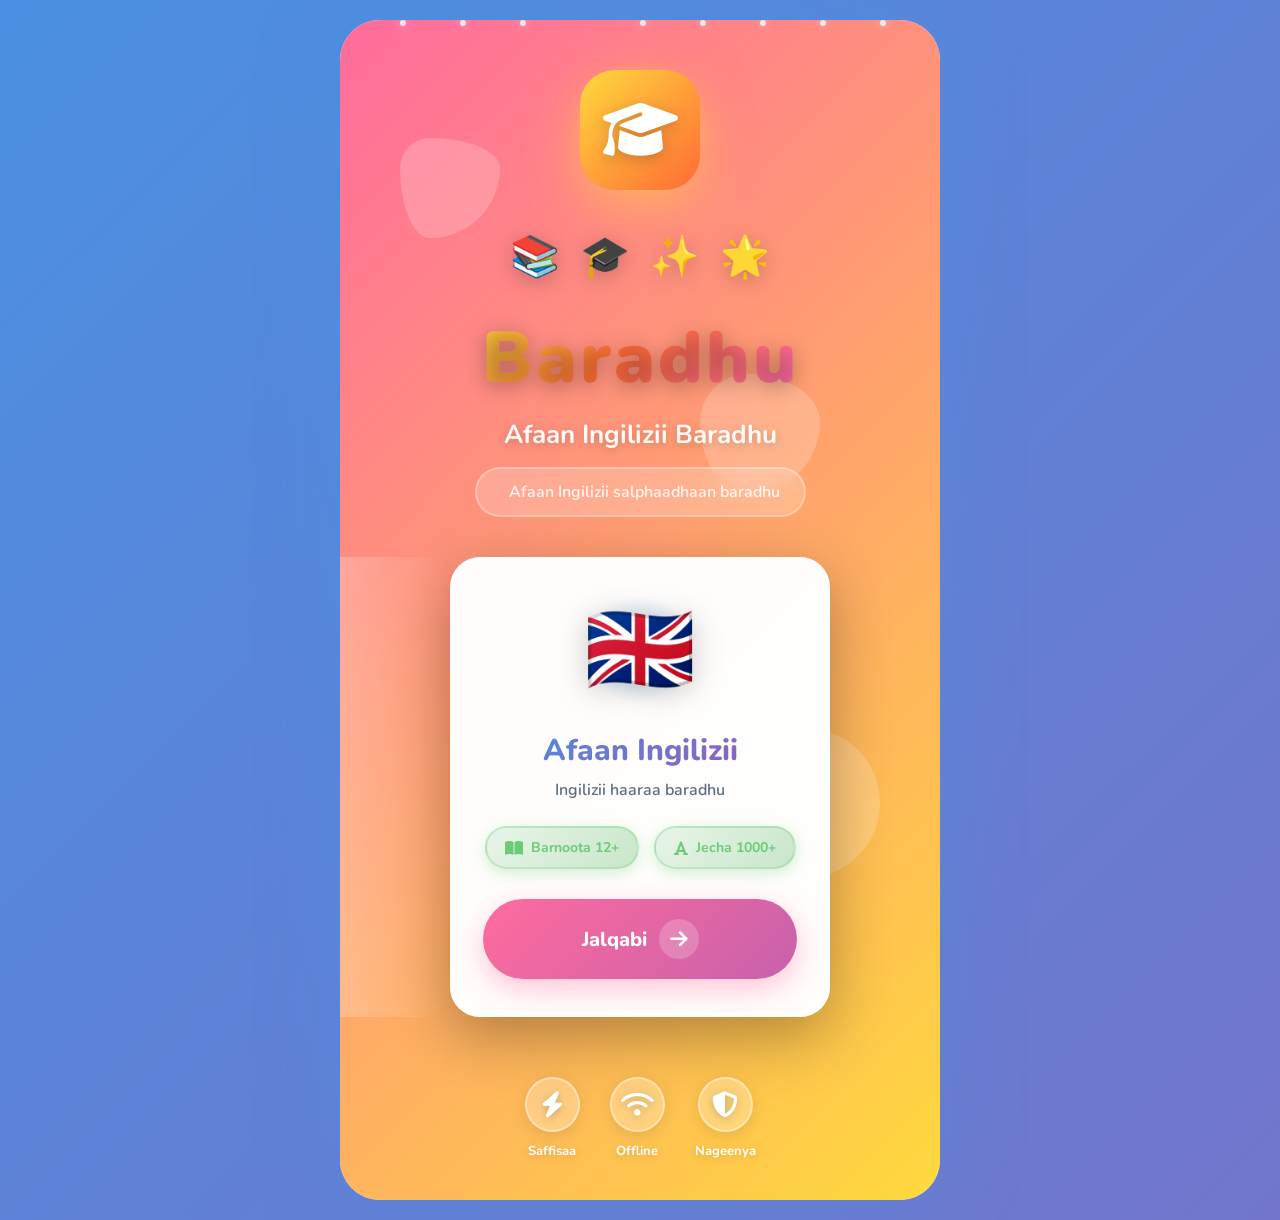
<file: index.html>
<!DOCTYPE html>
<html lang="om">
<head>
    <meta charset="UTF-8">
    <meta name="viewport" content="width=device-width, initial-scale=1.0, maximum-scale=1.0, user-scalable=no">
    <title>Baradhu - Afaan Ingilizii Baradhu</title>
    <link rel="stylesheet" href="style.css">
    <link rel="stylesheet" href="https://cdnjs.cloudflare.com/ajax/libs/font-awesome/6.4.0/css/all.min.css">
    <link href="https://fonts.googleapis.com/css2?family=Nunito:wght@400;600;700;800&display=swap" rel="stylesheet">
</head>
<body>

    <div id="app-container">
        
        <!-- ================= WELCOME SCREEN ================= -->
        <div id="language-screen" class="screen active">
            <div class="welcome-bg">
                <div class="floating-shapes">
                    <div class="shape shape-1"></div>
                    <div class="shape shape-2"></div>
                    <div class="shape shape-3"></div>
                    <div class="shape shape-4"></div>
                    <div class="shape shape-5"></div>
                </div>
                <div class="particles">
                    <div class="particle"></div>
                    <div class="particle"></div>
                    <div class="particle"></div>
                    <div class="particle"></div>
                    <div class="particle"></div>
                    <div class="particle"></div>
                    <div class="particle"></div>
                    <div class="particle"></div>
                </div>
            </div>

            <div class="screen-content">
                <div class="welcome-hero">
                    <div class="logo-container">
                        <div class="logo-glow"></div>
                        <div class="logo-icon">
                            <i class="fas fa-graduation-cap"></i>
                        </div>
                    </div>
                    
                    <div class="welcome-text">
                        <div class="welcome-emojis">
                            <span class="emoji-float" style="animation-delay: 0s;">📚</span>
                            <span class="emoji-float" style="animation-delay: 0.2s;">🎓</span>
                            <span class="emoji-float" style="animation-delay: 0.4s;">✨</span>
                            <span class="emoji-float" style="animation-delay: 0.6s;">🌟</span>
                        </div>
                        
                        <h1 class="app-title-gradient">Baradhu</h1>
                        <p class="app-subtitle-main">Afaan Ingilizii Baradhu</p>
                        <p class="app-tagline">
                            <i class="fas fa-sparkles"></i>
                            Afaan Ingilizii salphaadhaan baradhu
                        </p>
                    </div>
                </div>

                <div class="language-card-premium">
                    <div class="card-shine"></div>
                    <div class="card-content">
                        <div class="flag-container">
                            <div class="flag-glow"></div>
                            <span class="lang-flag-big">🇬🇧</span>
                        </div>
                        
                        <div class="card-text">
                            <h3 class="card-title">Afaan Ingilizii</h3>
                            <p class="card-desc">Ingilizii haaraa baradhu</p>
                        </div>
                        
                        <div class="card-features">
                            <div class="feature-badge">
                                <i class="fas fa-book-open"></i>
                                <span>Barnoota 12+</span>
                            </div>
                            <div class="feature-badge">
                                <i class="fas fa-font"></i>
                                <span>Jecha 1000+</span>
                            </div>
                        </div>
                        
                        <button class="start-btn-premium" onclick="startApp()">
                            <span class="btn-text">Jalqabi</span>
                            <div class="btn-icon">
                                <i class="fas fa-arrow-right"></i>
                            </div>
                            <div class="btn-shine"></div>
                        </button>
                    </div>
                </div>

                <div class="bottom-features">
                    <div class="bottom-feature">
                        <i class="fas fa-bolt"></i>
                        <span>Saffisaa</span>
                    </div>
                    <div class="bottom-feature">
                        <i class="fas fa-wifi"></i>
                        <span>Offline</span>
                    </div>
                    <div class="bottom-feature">
                        <i class="fas fa-shield-alt"></i>
                        <span>Nageenya</span>
                    </div>
                </div>
            </div>
        </div>

        <!-- ================= LOGIN SCREEN ================= -->
        <div id="login-screen" class="screen">
            <div class="auth-screen-content">
                <div class="auth-header">
                    <div class="auth-icon">🔐</div>
                    <h2>Seeni</h2>
                    <p>Lakkoofsa bilbilaa keetiin seeni</p>
                </div>
                
                <div class="auth-form">
                    <div class="form-group">
                        <label><i class="fas fa-phone"></i> Lakkoofsa Bilbilaa</label>
                        <input type="tel" id="login-phone" class="form-input" placeholder="09XXXXXXXX" maxlength="10">
                    </div>
                    
                    <button class="auth-btn primary" onclick="loginUser()">
                        <i class="fas fa-sign-in-alt"></i> Seeni
                    </button>
                    
                    <div class="auth-divider"><span>ykn</span></div>
                    
                    <button class="auth-btn secondary" onclick="showRegisterScreen()">
                        <i class="fas fa-user-plus"></i> Galmeessi Haaraa
                    </button>
                    
                    <button class="back-link" onclick="showScreen('language-screen')">
                        <i class="fas fa-arrow-left"></i> Duubatti Deebi'i
                    </button>
                </div>
            </div>
        </div>

        <!-- ================= REGISTER SCREEN ================= -->
        <div id="register-screen" class="screen">
            <div class="auth-screen-content">
                <div class="auth-header">
                    <div class="auth-icon">👤</div>
                    <h2>Galmeessi</h2>
                    <p>Odeeffannoo kee galchi</p>
                </div>
                
                <div class="auth-form">
                    <div class="form-group">
                        <label><i class="fas fa-user"></i> Maqaa Guutuu</label>
                        <input type="text" id="reg-name" class="form-input" placeholder="Fkn: Abdisa Tolasaa" maxlength="50">
                    </div>
                    
                    <div class="form-group">
                        <label><i class="fas fa-phone"></i> Lakkoofsa Bilbilaa</label>
                        <input type="tel" id="reg-phone" class="form-input" placeholder="09XXXXXXXX" maxlength="10">
                    </div>
                    
                    <div class="form-group checkbox-group">
                        <label class="checkbox-label">
                            <input type="checkbox" id="reg-terms">
                            <span>Haala tajaajilaa nan fudhadha</span>
                        </label>
                    </div>
                    
                    <button class="auth-btn primary" onclick="registerUser()">
                        <i class="fas fa-user-plus"></i> Galmeessi
                    </button>
                    
                    <button class="back-link" onclick="showScreen('login-screen')">
                        <i class="fas fa-arrow-left"></i> Duraan Galmaa'een Ture
                    </button>
                </div>
            </div>
        </div>

        <!-- ================= HOME SCREEN ================= -->
        <div id="home-screen" class="screen">
            <header class="modern-header">
                <div class="header-left">
                    <div class="user-avatar" id="user-avatar">👋</div>
                    <div class="user-info">
                        <span class="greeting" id="user-greeting">Akkam!</span>
                        <span class="user-level" id="user-name">Barataa</span>
                    </div>
                </div>
                <div class="header-right">
                    <div class="xp-display">
                        <i class="fas fa-star"></i>
                        <span id="total-xp">0</span>
                    </div>
                    <button class="icon-btn" onclick="showUserMenu()" title="Menu">
                        <i class="fas fa-ellipsis-v"></i>
                    </button>
                    <a href="developer.html" class="icon-btn" title="Developer">
                        <i class="fas fa-user-circle"></i>
                    </a>
                </div>
            </header>
            
            <div class="progress-section">
                <div class="progress-card">
                    <div class="progress-info">
                        <h3>Adeemsa Keenya</h3>
                        <p id="progress-text">0 / 12 Barnoota</p>
                    </div>
                    <div class="progress-ring">
                        <svg width="80" height="80">
                            <circle class="progress-bg" cx="40" cy="40" r="36"></circle>
                            <circle class="progress-fill" id="progress-ring-fill" cx="40" cy="40" r="36"></circle>
                        </svg>
                        <span class="progress-percent" id="progress-percent">0%</span>
                    </div>
                </div>
            </div>
            
            <div id="premium-banner-container"></div>
            
            <div class="lessons-section">
                <h2 class="section-title">
                    <i class="fas fa-book-open"></i> Barnoota
                </h2>
                <div class="lessons-grid" id="lessons-grid"></div>
            </div>
        </div>

        <!-- ================= LEARN SCREEN ================= -->
        <div id="learn-screen" class="screen">
            <header class="modern-header">
                <button class="icon-btn" onclick="showScreen('home-screen')">
                    <i class="fas fa-arrow-left"></i>
                </button>
                <div class="lesson-progress">
                    <div class="progress-dots" id="lesson-progress-dots"></div>
                </div>
                <div class="lesson-counter" id="lesson-counter">1/10</div>
            </header>
            
            <main class="learn-content">
                <div class="flashcard-wrapper">
                    <div class="flashcard-container" onclick="flipCard()">
                        <div class="flashcard" id="flashcard">
                            <div class="card-face card-front">
                                <div class="card-badge" id="front-lang-label">Afaan Ingilizii</div>
                                <div class="word-display" id="word-primary">Hello</div>
                                <div class="tap-hint">
                                    <i class="fas fa-hand-pointer"></i>
                                    <span>Tuqi hiika argachuuf</span>
                                </div>
                            </div>
                            <div class="card-face card-back">
                                <div class="card-badge" id="back-lang-label">Afaan Oromo</div>
                                <div class="word-display" id="word-secondary">Nagaa</div>
                                <div class="example-container">
                                    <div class="example-label">
                                        <i class="fas fa-quote-left"></i> Fakkeenya
                                    </div>
                                    <p class="example-text" id="word-example">"Hello, how are you?"</p>
                                    <p class="example-translation" id="word-example-om">→ "Nagaa, akkam jirta?"</p>
                                </div>
                                <p class="explanation" id="word-explanation">Jecha nagaa gaafachuuf fayyadamnu.</p>
                            </div>
                        </div>
                    </div>
                </div>

                <!-- 🎨 SUPER ATTRACTIVE NAVIGATION BUTTONS -->
                <div class="flashcard-navigation">
                    <!-- Previous Button -->
                    <button class="nav-btn nav-prev" onclick="previousCard()" id="prev-btn">
                        <span class="btn-bg-animation"></span>
                        <span class="btn-shine"></span>
                        <span class="btn-particles">
                            <i></i><i></i><i></i>
                        </span>
                        <div class="btn-content">
                            <div class="btn-icon">
                                <i class="fas fa-arrow-left"></i>
                            </div>
                            <div class="btn-text">
                                <span class="btn-main">Previous</span>
                                <span class="btn-sub">Go Back</span>
                            </div>
                        </div>
                    </button>

                    <!-- Page Counter -->
                    <div class="page-indicator">
                        <div class="indicator-ring">
                            <svg width="60" height="60">
                                <circle class="ring-bg" cx="30" cy="30" r="26"></circle>
                                <circle class="ring-fill" id="card-progress-ring" cx="30" cy="30" r="26"></circle>
                            </svg>
                            <div class="indicator-text">
                                <span id="current-page">1</span>
                                <span class="divider">/</span>
                                <span id="total-pages">10</span>
                            </div>
                        </div>
                        <div class="counter-label">Card</div>
                    </div>

                    <!-- Next Button -->
                    <button class="nav-btn nav-next" onclick="nextCard()" id="next-btn">
                        <span class="btn-bg-animation"></span>
                        <span class="btn-shine"></span>
                        <span class="btn-particles">
                            <i></i><i></i><i></i>
                        </span>
                        <div class="btn-content">
                            <div class="btn-text">
                                <span class="btn-main" id="next-main">Next</span>
                                <span class="btn-sub" id="next-sub">Continue</span>
                            </div>
                            <div class="btn-icon">
                                <i class="fas fa-arrow-right"></i>
                            </div>
                        </div>
                    </button>
                </div>
            </main>
        </div>

        <!-- ================= QUIZ SCREEN ================= -->
        <div id="quiz-screen" class="screen">
            <header class="modern-header">
                <div class="quiz-header-info">
                    <i class="fas fa-brain"></i>
                    <span>Qormaata</span>
                </div>
                <div class="quiz-score">
                    <i class="fas fa-star"></i>
                    <span id="quiz-current-score">0</span>
                </div>
            </header>
            
            <main class="quiz-content">
                <div class="quiz-progress-bar">
                    <div class="quiz-progress-fill" id="quiz-progress"></div>
                </div>
                
                <div class="quiz-question-card">
                    <div class="question-label">
                        <i class="fas fa-question-circle"></i>
                        Jechi kun Afaan Oromootti maal jechuu dha?
                    </div>
                    <div class="question-word" id="quiz-word">Hello</div>
                </div>
                
                <div class="quiz-options" id="quiz-options"></div>
                
                <button id="quiz-next-btn" class="quiz-next-btn hidden" onclick="nextQuestion()">
                    Gaaffii Itti Aanu <i class="fas fa-arrow-right"></i>
                </button>
            </main>
        </div>

        <!-- ================= RESULT SCREEN ================= -->
        <div id="result-screen" class="screen">
            <div class="result-wrapper">
                <div class="confetti-container" id="confetti"></div>
                
                <div class="result-card">
                    <div class="result-emoji" id="result-emoji">🏆</div>
                    <h2 class="result-title" id="result-title">Baga Gammaddan!</h2>
                    
                    <div class="score-display">
                        <div class="score-circle" id="score-circle">
                            <div class="score-percentage" id="score-percentage">100%</div>
                            <div class="score-detail" id="score-detail">3/3 sirrii</div>
                        </div>
                    </div>
                    
                    <div class="stars-rating" id="stars-rating">
                        <i class="fas fa-star"></i>
                        <i class="fas fa-star"></i>
                        <i class="fas fa-star"></i>
                    </div>
                    
                    <p class="result-message" id="result-message">Hojii ajaa'ibaa!</p>
                    
                    <div class="xp-gained">
                        <i class="fas fa-star"></i>
                        <span>+<span id="xp-gained">50</span> XP</span>
                    </div>
                    
                    <div class="result-buttons">
                        <button id="retry-btn" class="result-btn secondary hidden" onclick="retryLesson()">
                            <i class="fas fa-redo"></i> Irra Deebi'i
                        </button>
                        <button id="next-lesson-btn" class="result-btn primary hidden" onclick="goToNextLesson()">
                            Barnoota Itti Aanu <i class="fas fa-arrow-right"></i>
                        </button>
                        <button class="result-btn home" onclick="showScreen('home-screen')">
                            <i class="fas fa-home"></i> Gara Mana
                        </button>
                    </div>
                </div>
            </div>
        </div>

        <!-- ================= PREMIUM MODAL ================= -->
        <div id="premium-modal" class="modal hidden">
            <div class="modal-overlay" onclick="closePremiumModal()"></div>
            <div class="modal-content">
                <button class="modal-close" onclick="closePremiumModal()">
                    <i class="fas fa-times"></i>
                </button>
                
                <div class="modal-header">
                    <div class="premium-icon">💎</div>
                    <h2>Barnoota Premium</h2>
                    <p id="premium-status-text">Koodii banumsaa galchi</p>
                </div>
                
                <div class="waiting-section" id="waiting-section">
                    <div class="waiting-icon">⏳</div>
                    <h3>Koodii Eegaa Jirra...</h3>
                    <p>Admin koodii banumsaa Telegram irratti siif erga.</p>
                    
                    <a href="https://t.me/jabaa1" target="_blank" class="telegram-btn">
                        <i class="fab fa-telegram"></i> @jabaa1 Irratti Koodii Gaafadhu
                    </a>
                    
                    <div class="payment-info">
                        <h4><i class="fas fa-info-circle"></i> Kaffaltii: 150 ETB</h4>
                        <div class="payment-method">
                            <p><strong>📱 Telebirr:</strong></p>
                            <p class="payment-detail">Maqaa: <span id="telebirr-name">YAIKOB TESGERA</span></p>
                            <p class="payment-detail">Lakkoofsa: <span id="telebirr-number">0917345202</span></p>
                            
                            <p style="margin-top: 15px;"><strong>🏦 Awash Bank:</strong></p>
                            <p class="payment-detail">Maqaa: <span id="awash-name">YAIKOB TESGERA</span></p>
                            <p class="payment-detail">Lakkoofsa: <span id="awash-number">013201771325500</span></p>
                            <p class="payment-detail">Damee: <span id="awash-branch">Addis Ababa</span></p>
                        </div>
                    </div>
                </div>
                
                <div class="activation-section">
                    <h4><i class="fas fa-key"></i> Koodii Banumsaa Galchi</h4>
                    <div class="code-input-group">
                        <input type="text" id="activation-code-input" class="code-input" placeholder="BARADHU-XXXX-XXXX" maxlength="20">
                        <button class="activate-btn" onclick="verifyActivationCode()">
                            <i class="fas fa-unlock"></i>
                        </button>
                    </div>
                    <div class="attempts-info" id="attempts-info">
                        <i class="fas fa-exclamation-triangle"></i>
                        <span id="attempts-text">Yaalii hafe: <strong>3</strong></span>
                    </div>
                </div>
                
                <div id="activation-error" class="activation-error hidden">
                    <i class="fas fa-exclamation-circle"></i>
                    <span id="error-message">Kodiin sirrii miti!</span>
                </div>
            </div>
        </div>

        <!-- ================= USER MENU MODAL ================= -->
        <div id="user-menu-modal" class="modal hidden">
            <div class="modal-overlay" onclick="closeUserMenu()"></div>
            <div class="modal-content user-menu-content">
                <button class="modal-close" onclick="closeUserMenu()">
                    <i class="fas fa-times"></i>
                </button>
                
                <div class="user-menu-header">
                    <div class="user-menu-avatar" id="menu-avatar">👤</div>
                    <h3 id="menu-user-name">User</h3>
                    <p id="menu-user-phone">09XXXXXXXX</p>
                </div>
                
                <div class="user-menu-stats">
                    <div class="stat-item">
                        <i class="fas fa-star"></i>
                        <span id="menu-xp">0 XP</span>
                    </div>
                    <div class="stat-item">
                        <i class="fas fa-book"></i>
                        <span id="menu-lessons">0 Barnoota</span>
                    </div>
                </div>
                
                <div class="user-menu-actions">
                    <button class="menu-action-btn" onclick="showToast('👤 Piroofiila')">
                        <i class="fas fa-user"></i>
                        <span>Piroofiila</span>
                    </button>
                    <button class="menu-action-btn" onclick="showToast('🏆 Milkii')">
                        <i class="fas fa-trophy"></i>
                        <span>Milkii</span>
                    </button>
                    <button class="menu-action-btn danger" onclick="logoutUser()">
                        <i class="fas fa-sign-out-alt"></i>
                        <span>Ba'i (Logout)</span>
                    </button>
                </div>
            </div>
        </div>

        <!-- ================= CONFIRM MODAL ================= -->
        <div id="confirm-modal" class="modal hidden">
            <div class="modal-overlay"></div>
            <div class="modal-content confirm-content">
                <div class="confirm-icon" id="confirm-icon">⚠️</div>
                <h3 id="confirm-title">Mirkaneessi</h3>
                <p id="confirm-message">Kana gochuu barbaadda?</p>
                <div class="confirm-buttons">
                    <button class="confirm-cancel" onclick="closeConfirmModal()">Haquu</button>
                    <button class="confirm-ok" id="confirm-ok-btn">Eeyyee</button>
                </div>
            </div>
        </div>

    </div>

    <!-- Load lesson files -->
    <script src="data/lesson1.js"></script>
    <script src="data/lesson2.js"></script>
    <script src="data/lesson3.js"></script>
    <script src="data/lesson4.js"></script>
    <script src="data/lesson5.js"></script>
    <script src="data/lesson6.js"></script>
    <script src="data/lesson7.js"></script>
    <script src="data/lesson8.js"></script>
    <script src="data/lesson9.js"></script>
    <script src="data/lesson10.js"></script>
    <script src="data/lesson11.js"></script>
    <script src="data/lesson12.js"></script>
    <script src="data/loader.js"></script>
    <script src="app.js"></script>
</body>
</html>
</file>
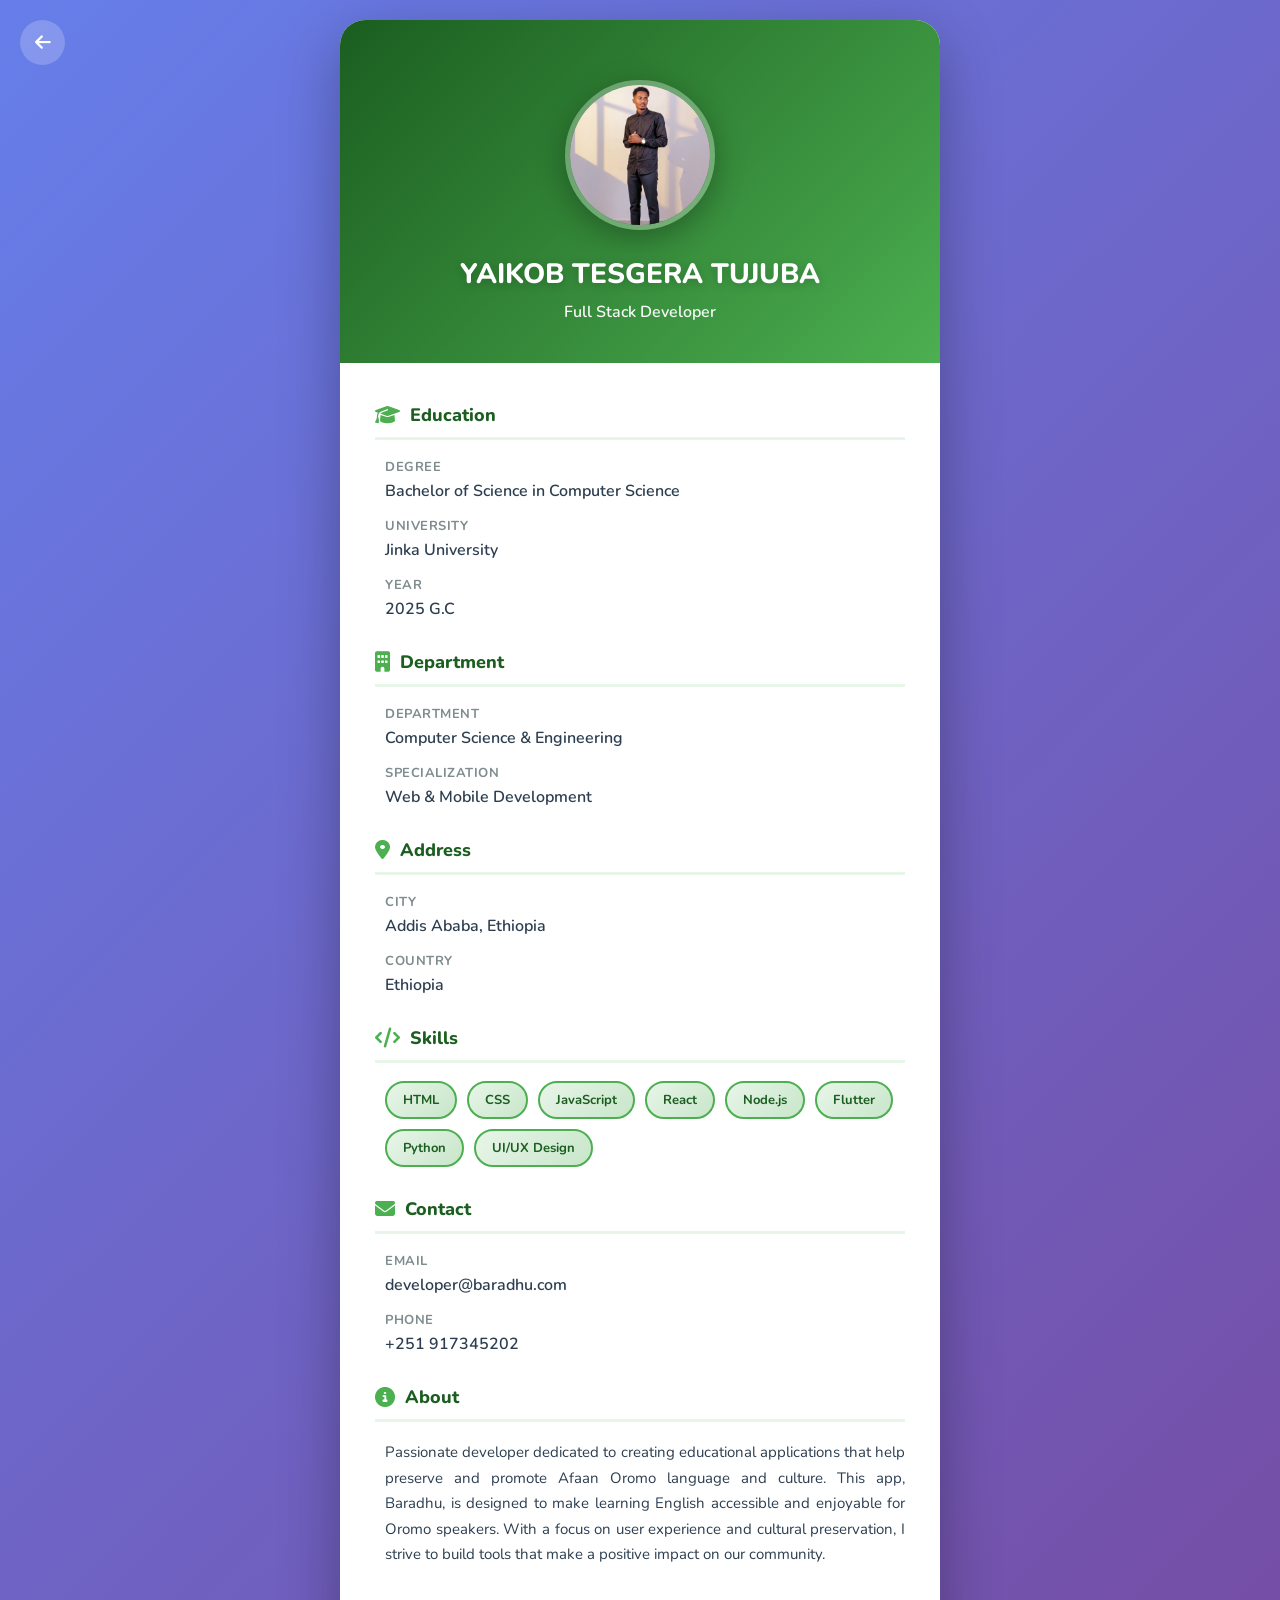
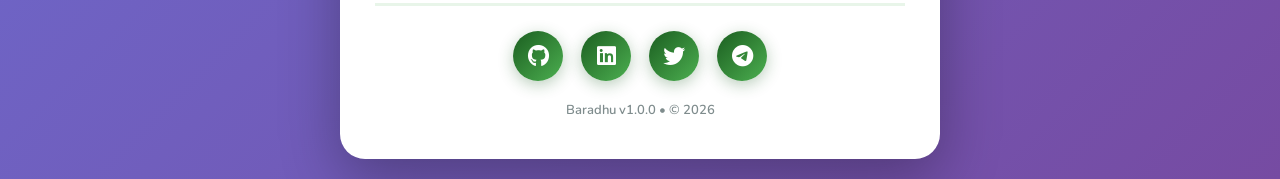
<file: developer.html>
<!DOCTYPE html>
<html lang="om">
<head>
    <meta charset="UTF-8">
    <meta name="viewport" content="width=device-width, initial-scale=1.0">
    <title>Developer Profile - Baradhu</title>
    <link rel="stylesheet" href="https://cdnjs.cloudflare.com/ajax/libs/font-awesome/6.4.0/css/all.min.css">
    <link href="https://fonts.googleapis.com/css2?family=Nunito:wght@400;600;700;800&display=swap" rel="stylesheet">
    <style>
        :root {
            --primary-green: #1B5E20;
            --light-green: #4CAF50;
            --accent-yellow: #FFD700;
            --bg-color: #F5F7FA;
            --text-dark: #2C3E50;
            --text-light: #7F8C8D;
        }

        * {
            margin: 0;
            padding: 0;
            box-sizing: border-box;
            font-family: 'Nunito', sans-serif;
        }

        body {
            background: linear-gradient(135deg, #667eea 0%, #764ba2 100%);
            min-height: 100vh;
            display: flex;
            align-items: center;
            justify-content: center;
            padding: 20px;
        }

        .developer-container {
            background: white;
            border-radius: 25px;
            max-width: 600px;
            width: 100%;
            box-shadow: 0 20px 60px rgba(0,0,0,0.3);
            overflow: hidden;
            animation: slideUp 0.5s ease;
        }

        @keyframes slideUp {
            from {
                opacity: 0;
                transform: translateY(30px);
            }
            to {
                opacity: 1;
                transform: translateY(0);
            }
        }

        .back-button {
            position: absolute;
            top: 20px;
            left: 20px;
            background: rgba(255,255,255,0.2);
            border: none;
            width: 45px;
            height: 45px;
            border-radius: 50%;
            color: white;
            font-size: 18px;
            cursor: pointer;
            transition: all 0.2s;
            z-index: 10;
            text-decoration: none;
            display: flex;
            align-items: center;
            justify-content: center;
        }

        .back-button:hover {
            background: rgba(255,255,255,0.3);
            transform: scale(1.05);
        }

        .developer-header {
            background: linear-gradient(135deg, var(--primary-green), var(--light-green));
            padding: 60px 30px 40px;
            text-align: center;
            color: white;
            position: relative;
        }

        .developer-image-container {
            width: 150px;
            height: 150px;
            margin: 0 auto 25px;
            border-radius: 50%;
            overflow: hidden;
            border: 5px solid rgba(255,255,255,0.3);
            box-shadow: 0 8px 30px rgba(0,0,0,0.3);
            position: relative;
        }

        .developer-image {
            width: 100%;
            height: 100%;
            object-fit: cover;
        }

        .developer-name {
            font-size: 28px;
            font-weight: 800;
            margin-bottom: 8px;
            text-shadow: 0 2px 10px rgba(0,0,0,0.2);
        }

        .developer-title {
            font-size: 16px;
            opacity: 0.95;
            font-weight: 600;
        }

        .developer-info {
            padding: 40px 35px;
        }

        .info-section {
            margin-bottom: 30px;
        }

        .info-section h3 {
            color: var(--primary-green);
            font-size: 18px;
            font-weight: 800;
            margin-bottom: 18px;
            display: flex;
            align-items: center;
            gap: 10px;
            padding-bottom: 10px;
            border-bottom: 3px solid #E8F5E9;
        }

        .info-section h3 i {
            color: var(--light-green);
            font-size: 20px;
        }

        .info-item {
            margin-bottom: 15px;
            padding-left: 10px;
        }

        .info-label {
            color: var(--text-light);
            font-size: 13px;
            font-weight: 700;
            text-transform: uppercase;
            letter-spacing: 0.5px;
            margin-bottom: 4px;
        }

        .info-value {
            color: var(--text-dark);
            font-size: 16px;
            font-weight: 600;
        }

        .skills-container {
            display: flex;
            flex-wrap: wrap;
            gap: 10px;
            padding-left: 10px;
        }

        .skill-tag {
            background: linear-gradient(135deg, #E8F5E9, #C8E6C9);
            color: var(--primary-green);
            padding: 8px 16px;
            border-radius: 20px;
            font-size: 13px;
            font-weight: 700;
            border: 2px solid var(--light-green);
            transition: all 0.2s;
        }

        .skill-tag:hover {
            transform: translateY(-2px);
            box-shadow: 0 4px 12px rgba(76, 175, 80, 0.3);
        }

        .about-text {
            color: var(--text-dark);
            font-size: 15px;
            line-height: 1.7;
            text-align: justify;
            padding-left: 10px;
        }

        .developer-footer {
            margin-top: 35px;
            padding-top: 25px;
            border-top: 3px solid #E8F5E9;
            text-align: center;
        }

        .social-links {
            display: flex;
            justify-content: center;
            gap: 18px;
            margin-bottom: 20px;
        }

        .social-link {
            width: 50px;
            height: 50px;
            border-radius: 50%;
            background: linear-gradient(135deg, var(--primary-green), var(--light-green));
            color: white;
            display: flex;
            align-items: center;
            justify-content: center;
            font-size: 22px;
            text-decoration: none;
            transition: all 0.3s;
            box-shadow: 0 4px 15px rgba(27, 94, 32, 0.3);
        }

        .social-link:hover {
            transform: translateY(-5px) scale(1.1);
            box-shadow: 0 8px 25px rgba(27, 94, 32, 0.4);
        }

        .social-link:active {
            transform: translateY(0) scale(1);
        }

        .version-info {
            color: var(--text-light);
            font-size: 13px;
            font-weight: 600;
        }

        /* Responsive */
        @media (max-width: 600px) {
            .developer-container {
                border-radius: 20px;
            }

            .developer-header {
                padding: 50px 20px 30px;
            }

            .developer-image-container {
                width: 120px;
                height: 120px;
            }

            .developer-name {
                font-size: 24px;
            }

            .developer-info {
                padding: 30px 20px;
            }

            .info-section h3 {
                font-size: 16px;
            }

            .info-value {
                font-size: 15px;
            }

            .social-link {
                width: 45px;
                height: 45px;
                font-size: 20px;
            }
        }
    </style>
</head>
<body>
    <a href="index.html" class="back-button" title="Back to App">
        <i class="fas fa-arrow-left"></i>
    </a>

    <div class="developer-container">
        <div class="developer-header">
            <div class="developer-image-container">
                <!-- Replace with your actual image -->
                <img src="assets/developer.jpg" alt="Developer" class="developer-image" onerror="this.src='https://via.placeholder.com/150/1B5E20/FFFFFF?text=DEV'">
            </div>
            <h1 class="developer-name">YAIKOB TESGERA TUJUBA</h1>
            <p class="developer-title">Full Stack Developer</p>
        </div>
        
        <div class="developer-info">
            <div class="info-section">
                <h3><i class="fas fa-graduation-cap"></i> Education</h3>
                <div class="info-item">
                    <p class="info-label">Degree</p>
                    <p class="info-value">Bachelor of Science in Computer Science</p>
                </div>
                <div class="info-item">
                    <p class="info-label">University</p>
                    <p class="info-value">Jinka University</p>
                </div>
                <div class="info-item">
                    <p class="info-label">Year</p>
                    <p class="info-value">2025 G.C</p>
                </div>
            </div>
            
            <div class="info-section">
                <h3><i class="fas fa-building"></i> Department</h3>
                <div class="info-item">
                    <p class="info-label">Department</p>
                    <p class="info-value">Computer Science & Engineering</p>
                </div>
                <div class="info-item">
                    <p class="info-label">Specialization</p>
                    <p class="info-value">Web & Mobile Development</p>
                </div>
            </div>
            
            <div class="info-section">
                <h3><i class="fas fa-map-marker-alt"></i> Address</h3>
                <div class="info-item">
                    <p class="info-label">City</p>
                    <p class="info-value">Addis Ababa, Ethiopia</p>
                </div>
                <div class="info-item">
                    <p class="info-label">Country</p>
                    <p class="info-value">Ethiopia</p>
                </div>
            </div>
            
            <div class="info-section">
                <h3><i class="fas fa-code"></i> Skills</h3>
                <div class="skills-container">
                    <span class="skill-tag">HTML</span>
                    <span class="skill-tag">CSS</span>
                    <span class="skill-tag">JavaScript</span>
                    <span class="skill-tag">React</span>
                    <span class="skill-tag">Node.js</span>
                    <span class="skill-tag">Flutter</span>
                    <span class="skill-tag">Python</span>
                    <span class="skill-tag">UI/UX Design</span>
                </div>
            </div>
            
            <div class="info-section">
                <h3><i class="fas fa-envelope"></i> Contact</h3>
                <div class="info-item">
                    <p class="info-label">Email</p>
                    <p class="info-value">developer@baradhu.com</p>
                </div>
                <div class="info-item">
                    <p class="info-label">Phone</p>
                    <p class="info-value">+251 917345202</p>
                </div>
            </div>
            
            <div class="info-section">
                <h3><i class="fas fa-info-circle"></i> About</h3>
                <p class="about-text">
                    Passionate developer dedicated to creating educational applications that help preserve and promote Afaan 
                    Oromo language and culture. This app, Baradhu, is designed to make learning English 
                    accessible and enjoyable for Oromo speakers. With a focus on user experience and cultural preservation, 
                    I strive to build tools that make a positive impact on our community.
                </p>
            </div>
            
            <div class="developer-footer">
                <div class="social-links">
                    <a href="https://github.com/yaikob2345" class="social-link" title="GitHub" target="_blank">
                        <i class="fab fa-github"></i>
                    </a>
                    <a href="https://linkedin.com/in/yaikob2345" class="social-link" title="LinkedIn" target="_blank">
                        <i class="fab fa-linkedin"></i>
                    </a>
                    <a href="https://twitter.com/yaikob2345" class="social-link" title="Twitter" target="_blank">
                        <i class="fab fa-twitter"></i>
                    </a>
                    <a href="https://t.me/jabaa" class="social-link" title="Telegram" target="_blank">
                        <i class="fab fa-telegram"></i>
                    </a>
                </div>
                <p class="version-info">Baradhu v1.0.0 • © 2026</p>
            </div>
        </div>
    </div>
</body>
</html>
</file>
<file: style.css>
/* ============================================
   🎨 BARADHU - CHILD-FRIENDLY DESIGN
   Magical, Playful, Fun!
   ============================================ */

/* ============================================
   1. CSS VARIABLES - BRIGHT & PLAYFUL
   ============================================ */
:root {
    /* Main Colors - Bright & Happy */
    --primary: #4A90E2;
    --primary-dark: #357ABD;
    --secondary: #FF6B35;
    --accent-pink: #FF6B9D;
    --accent-yellow: #FFD93D;
    --accent-green: #6BCB77;
    --accent-purple: #9B59B6;
    --accent-cyan: #4ECDC4;
    
    /* Background Colors */
    --bg-main: #FFF5E6;
    --bg-soft: #FFE8D6;
    --bg-card: #FFFFFF;
    
    /* Text Colors */
    --text-dark: #2C3E50;
    --text-medium: #5D6D7E;
    --text-light: #95A5A6;
    
    /* Status Colors */
    --success: #6BCB77;
    --warning: #FFD93D;
    --error: #FF6B6B;
    --info: #4A90E2;
    
    /* Fun Gradients */
    --gradient-rainbow: linear-gradient(135deg, #FF6B9D 0%, #FFD93D 25%, #6BCB77 50%, #4A90E2 75%, #9B59B6 100%);
    --gradient-sunset: linear-gradient(135deg, #FF6B9D 0%, #FF6B35 50%, #FFD93D 100%);
    --gradient-ocean: linear-gradient(135deg, #4A90E2 0%, #4ECDC4 100%);
    --gradient-candy: linear-gradient(135deg, #FF6B9D 0%, #9B59B6 100%);
    --gradient-sky: linear-gradient(135deg, #4A90E2 0%, #9B59B6 50%, #FF6B9D 100%);
    
    /* Shadows */
    --shadow-sm: 0 2px 8px rgba(74, 144, 226, 0.15);
    --shadow-md: 0 4px 16px rgba(74, 144, 226, 0.2);
    --shadow-lg: 0 8px 32px rgba(74, 144, 226, 0.25);
    --shadow-xl: 0 12px 48px rgba(74, 144, 226, 0.3);
    --shadow-colorful: 0 8px 32px rgba(255, 107, 157, 0.3);
    
    /* Border Radius */
    --radius-sm: 12px;
    --radius-md: 20px;
    --radius-lg: 30px;
    --radius-xl: 40px;
    --radius-full: 50%;
}

/* ============================================
   2. BASE RESET
   ============================================ */
* {
    margin: 0;
    padding: 0;
    box-sizing: border-box;
    font-family: 'Nunito', sans-serif;
    -webkit-tap-highlight-color: transparent;
}

body {
    background: var(--gradient-sky);
    background-size: 400% 400%;
    animation: bgGradient 15s ease infinite;
    display: flex;
    justify-content: center;
    min-height: 100vh;
    overflow-x: hidden;
}

@keyframes bgGradient {
    0% { background-position: 0% 50%; }
    50% { background-position: 100% 50%; }
    100% { background-position: 0% 50%; }
}

#app-container {
    width: 100%;
    max-width: 480px;
    background: var(--bg-main);
    min-height: 100vh;
    position: relative;
    overflow-x: hidden;
    box-shadow: 0 0 60px rgba(74, 144, 226, 0.3);
}

/* ============================================
   3. SCREENS
   ============================================ */
.screen {
    display: none;
    min-height: 100vh;
    animation: screenPop 0.5s cubic-bezier(0.68, -0.55, 0.265, 1.55);
    position: relative;
}

.screen.active {
    display: block;
}

@keyframes screenPop {
    0% { opacity: 0; transform: scale(0.9) translateY(20px); }
    100% { opacity: 1; transform: scale(1) translateY(0); }
}

/* ============================================
   4. WELCOME SCREEN
   ============================================ */
.welcome-bg {
    position: absolute;
    top: 0; left: 0; right: 0; bottom: 0;
    background: linear-gradient(135deg, #FF6B9D 0%, #FFD93D 25%, #6BCB77 50%, #4A90E2 75%, #9B59B6 100%);
    background-size: 400% 400%;
    animation: rainbowShift 10s ease infinite;
    overflow: hidden;
    z-index: 0;
}

@keyframes rainbowShift {
    0% { background-position: 0% 50%; }
    50% { background-position: 100% 50%; }
    100% { background-position: 0% 50%; }
}

.floating-shapes {
    position: absolute;
    width: 100%;
    height: 100%;
    top: 0; left: 0;
    pointer-events: none;
}

.shape {
    position: absolute;
    background: rgba(255, 255, 255, 0.2);
    backdrop-filter: blur(10px);
    animation: shapeFloat 20s infinite ease-in-out;
}

.shape-1 { width: 100px; height: 100px; top: 10%; left: 10%; border-radius: 30% 70% 70% 30% / 30% 30% 70% 70%; animation-delay: 0s; }
.shape-2 { width: 150px; height: 150px; top: 60%; right: 10%; border-radius: 50%; animation-delay: 2s; }
.shape-3 { width: 80px; height: 80px; bottom: 20%; left: 20%; border-radius: 50%; animation-delay: 4s; }
.shape-4 { width: 120px; height: 120px; top: 30%; right: 20%; border-radius: 40% 60% 60% 40% / 40% 40% 60% 60%; animation-delay: 6s; }
.shape-5 { width: 60px; height: 60px; bottom: 40%; right: 30%; border-radius: 50%; animation-delay: 8s; }

@keyframes shapeFloat {
    0%, 100% { transform: translate(0, 0) rotate(0deg); }
    25% { transform: translate(30px, -30px) rotate(90deg); }
    50% { transform: translate(-20px, 20px) rotate(180deg); }
    75% { transform: translate(20px, 30px) rotate(270deg); }
}

.particles {
    position: absolute;
    width: 100%;
    height: 100%;
    top: 0; left: 0;
    pointer-events: none;
}

.particle {
    position: absolute;
    width: 6px;
    height: 6px;
    background: rgba(255, 255, 255, 0.8);
    border-radius: 50%;
    animation: particleRise 8s infinite linear;
    box-shadow: 0 0 10px rgba(255, 255, 255, 0.5);
}

.particle:nth-child(1) { left: 10%; animation-delay: 0s; }
.particle:nth-child(2) { left: 20%; animation-delay: 1s; }
.particle:nth-child(3) { left: 30%; animation-delay: 2s; }
.particle:nth-child(4) { left: 50%; animation-delay: 3s; }
.particle:nth-child(5) { left: 60%; animation-delay: 4s; }
.particle:nth-child(6) { left: 70%; animation-delay: 5s; }
.particle:nth-child(7) { left: 80%; animation-delay: 6s; }
.particle:nth-child(8) { left: 90%; animation-delay: 7s; }

@keyframes particleRise {
    0% { transform: translateY(100vh) scale(0); opacity: 0; }
    10% { opacity: 1; transform: translateY(90vh) scale(1); }
    90% { opacity: 1; }
    100% { transform: translateY(-100vh) scale(0); opacity: 0; }
}

#language-screen .screen-content {
    position: relative;
    z-index: 10;
    display: flex;
    flex-direction: column;
    align-items: center;
    justify-content: center;
    min-height: 100vh;
    padding: 40px 20px;
}

.welcome-hero {
    text-align: center;
    margin-bottom: 40px;
    animation: heroBounce 1s cubic-bezier(0.68, -0.55, 0.265, 1.55);
}

@keyframes heroBounce {
    0% { opacity: 0; transform: translateY(-50px) scale(0.8); }
    100% { opacity: 1; transform: translateY(0) scale(1); }
}

.logo-container {
    position: relative;
    width: 140px;
    height: 140px;
    margin: 0 auto 30px;
    display: flex;
    align-items: center;
    justify-content: center;
}

.logo-glow {
    position: absolute;
    width: 100%;
    height: 100%;
    background: radial-gradient(circle, rgba(255, 217, 61, 0.6) 0%, transparent 70%);
    border-radius: 50%;
    animation: logoGlow 2s ease-in-out infinite;
}

@keyframes logoGlow {
    0%, 100% { transform: scale(1); opacity: 0.6; }
    50% { transform: scale(1.3); opacity: 0.3; }
}

.logo-icon {
    position: relative;
    width: 120px;
    height: 120px;
    background: linear-gradient(135deg, #FFD93D, #FF6B35);
    border-radius: 35px;
    display: flex;
    align-items: center;
    justify-content: center;
    box-shadow: 0 15px 50px rgba(255, 217, 61, 0.5);
    animation: logoRotate 8s linear infinite;
}

@keyframes logoRotate {
    0% { transform: rotate(0deg); }
    100% { transform: rotate(360deg); }
}

.logo-icon i {
    font-size: 60px;
    color: white;
    animation: logoRotate 8s linear infinite reverse;
    text-shadow: 0 4px 15px rgba(0,0,0,0.2);
}

.welcome-text { color: white; }

.welcome-emojis {
    display: flex;
    justify-content: center;
    gap: 20px;
    margin-bottom: 25px;
}

.emoji-float {
    font-size: 40px;
    animation: emojiDance 2s ease-in-out infinite;
    display: inline-block;
    filter: drop-shadow(0 4px 10px rgba(0,0,0,0.2));
}

@keyframes emojiDance {
    0%, 100% { transform: translateY(0) rotate(0deg) scale(1); }
    25% { transform: translateY(-15px) rotate(-10deg) scale(1.1); }
    50% { transform: translateY(0) rotate(0deg) scale(1); }
    75% { transform: translateY(-15px) rotate(10deg) scale(1.1); }
}

.app-title-gradient {
    font-size: 72px;
    font-weight: 900;
    background: linear-gradient(135deg, #FFD93D 0%, #FF6B35 25%, #FF6B9D 50%, #FFD93D 75%, #FF6B35 100%);
    background-size: 200% auto;
    -webkit-background-clip: text;
    -webkit-text-fill-color: transparent;
    background-clip: text;
    animation: rainbowText 3s linear infinite;
    margin-bottom: 10px;
    text-shadow: 0 4px 20px rgba(0,0,0,0.3);
    letter-spacing: 3px;
}

@keyframes rainbowText {
    0% { background-position: 0% center; }
    100% { background-position: 200% center; }
}

.app-subtitle-main {
    font-size: 26px;
    font-weight: 700;
    color: rgba(255, 255, 255, 0.95);
    margin-bottom: 15px;
    text-shadow: 0 2px 10px rgba(0,0,0,0.2);
}

.app-tagline {
    font-size: 16px;
    color: rgba(255, 255, 255, 0.9);
    display: inline-flex;
    align-items: center;
    gap: 8px;
    background: rgba(255, 255, 255, 0.2);
    backdrop-filter: blur(10px);
    padding: 12px 24px;
    border-radius: 30px;
    border: 2px solid rgba(255, 255, 255, 0.3);
    font-weight: 600;
}

.language-card-premium {
    position: relative;
    width: 100%;
    max-width: 380px;
    margin: 0 auto 40px;
    animation: cardSlideUp 1s cubic-bezier(0.68, -0.55, 0.265, 1.55) 0.3s both;
}

@keyframes cardSlideUp {
    from { opacity: 0; transform: translateY(50px) scale(0.9); }
    to { opacity: 1; transform: translateY(0) scale(1); }
}

.card-shine {
    position: absolute;
    top: 0;
    left: -100%;
    width: 100%;
    height: 100%;
    background: linear-gradient(90deg, transparent, rgba(255, 255, 255, 0.4), transparent);
    animation: cardShine 3s infinite;
    border-radius: var(--radius-lg);
    pointer-events: none;
    z-index: 1;
}

@keyframes cardShine {
    0% { left: -100%; }
    50%, 100% { left: 100%; }
}

.card-content {
    position: relative;
    background: rgba(255, 255, 255, 0.98);
    backdrop-filter: blur(20px);
    border-radius: var(--radius-lg);
    padding: 35px 30px;
    box-shadow: 0 20px 60px rgba(0, 0, 0, 0.3);
    border: 3px solid rgba(255, 255, 255, 0.5);
    overflow: hidden;
}

.flag-container {
    position: relative;
    width: 110px;
    height: 110px;
    margin: 0 auto 25px;
    display: flex;
    align-items: center;
    justify-content: center;
}

.flag-glow {
    position: absolute;
    width: 100%;
    height: 100%;
    background: radial-gradient(circle, rgba(74, 144, 226, 0.4) 0%, transparent 70%);
    border-radius: 50%;
    animation: flagPulse 2s ease-in-out infinite;
}

@keyframes flagPulse {
    0%, 100% { transform: scale(1); opacity: 0.5; }
    50% { transform: scale(1.3); opacity: 0.2; }
}

.lang-flag-big {
    font-size: 90px;
    position: relative;
    z-index: 1;
    animation: flagWave 3s ease-in-out infinite;
    display: inline-block;
    filter: drop-shadow(0 4px 15px rgba(0,0,0,0.2));
}

@keyframes flagWave {
    0%, 100% { transform: rotate(0deg) scale(1); }
    25% { transform: rotate(-5deg) scale(1.05); }
    75% { transform: rotate(5deg) scale(1.05); }
}

.card-text { text-align: center; margin-bottom: 25px; }

.card-title {
    font-size: 30px;
    font-weight: 800;
    background: linear-gradient(135deg, var(--primary), var(--accent-purple));
    -webkit-background-clip: text;
    -webkit-text-fill-color: transparent;
    background-clip: text;
    margin-bottom: 8px;
}

.card-desc { font-size: 16px; color: var(--text-medium); font-weight: 600; }

.card-features {
    display: flex;
    justify-content: center;
    gap: 15px;
    margin-bottom: 30px;
    flex-wrap: wrap;
}

.feature-badge {
    display: flex;
    align-items: center;
    gap: 8px;
    background: linear-gradient(135deg, #E8F5E9, #C8E6C9);
    padding: 10px 18px;
    border-radius: 25px;
    font-size: 14px;
    font-weight: 700;
    color: var(--accent-green);
    box-shadow: 0 4px 15px rgba(107, 203, 119, 0.3);
    border: 2px solid rgba(107, 203, 119, 0.3);
    transition: all 0.3s;
}

.feature-badge:hover {
    transform: translateY(-3px) scale(1.05);
    box-shadow: 0 6px 20px rgba(107, 203, 119, 0.4);
}

.feature-badge i { font-size: 16px; }

.start-btn-premium {
    position: relative;
    width: 100%;
    padding: 20px 40px;
    background: linear-gradient(135deg, var(--accent-pink) 0%, var(--accent-purple) 100%);
    color: white;
    border: none;
    border-radius: 50px;
    font-size: 20px;
    font-weight: 800;
    cursor: pointer;
    display: flex;
    align-items: center;
    justify-content: center;
    gap: 12px;
    box-shadow: 0 10px 30px rgba(255, 107, 157, 0.4);
    transition: all 0.3s;
    overflow: hidden;
    animation: btnGradient 3s linear infinite;
    background-size: 200% auto;
}

@keyframes btnGradient {
    0% { background-position: 0% center; }
    100% { background-position: 200% center; }
}

.start-btn-premium:hover {
    transform: translateY(-3px) scale(1.02);
    box-shadow: 0 15px 40px rgba(255, 107, 157, 0.5);
}

.start-btn-premium:active { transform: translateY(-1px) scale(1); }

.btn-text { position: relative; z-index: 2; }

.btn-icon {
    position: relative;
    z-index: 2;
    width: 40px;
    height: 40px;
    background: rgba(255, 255, 255, 0.2);
    border-radius: 50%;
    display: flex;
    align-items: center;
    justify-content: center;
    transition: all 0.3s;
}

.start-btn-premium:hover .btn-icon {
    background: rgba(255, 255, 255, 0.3);
    transform: translateX(5px);
}

.btn-shine {
    position: absolute;
    top: 0;
    left: -100%;
    width: 100%;
    height: 100%;
    background: linear-gradient(90deg, transparent, rgba(255, 255, 255, 0.3), transparent);
    animation: btnShine 2s infinite;
}

@keyframes btnShine {
    0% { left: -100%; }
    50%, 100% { left: 100%; }
}

.bottom-features {
    display: flex;
    justify-content: center;
    gap: 30px;
    margin-top: 20px;
    animation: fadeInUp 1s ease 0.6s both;
}

.bottom-feature {
    display: flex;
    flex-direction: column;
    align-items: center;
    gap: 10px;
    color: white;
    font-size: 13px;
    font-weight: 700;
    text-shadow: 0 2px 8px rgba(0,0,0,0.2);
}

.bottom-feature i {
    font-size: 26px;
    background: rgba(255, 255, 255, 0.25);
    width: 55px;
    height: 55px;
    border-radius: 50%;
    display: flex;
    align-items: center;
    justify-content: center;
    backdrop-filter: blur(10px);
    border: 2px solid rgba(255, 255, 255, 0.4);
    transition: all 0.3s;
    box-shadow: 0 4px 15px rgba(0,0,0,0.1);
}

.bottom-feature:hover i {
    transform: translateY(-5px) scale(1.1);
    background: rgba(255, 255, 255, 0.35);
}

/* ============================================
   5. AUTH SCREENS
   ============================================ */
.auth-screen-content {
    min-height: 100vh;
    display: flex;
    flex-direction: column;
    align-items: center;
    justify-content: center;
    padding: 40px 20px;
    background: linear-gradient(135deg, var(--primary), var(--accent-purple));
    position: relative;
    overflow: hidden;
}

.auth-screen-content::before {
    content: '';
    position: absolute;
    width: 300px;
    height: 300px;
    background: rgba(255, 255, 255, 0.1);
    border-radius: 50%;
    top: -150px;
    right: -150px;
    animation: floatBubble 10s ease-in-out infinite;
}

.auth-screen-content::after {
    content: '';
    position: absolute;
    width: 200px;
    height: 200px;
    background: rgba(255, 255, 255, 0.1);
    border-radius: 50%;
    bottom: -100px;
    left: -100px;
    animation: floatBubble 8s ease-in-out infinite reverse;
}

@keyframes floatBubble {
    0%, 100% { transform: translate(0, 0); }
    50% { transform: translate(30px, 30px); }
}

.auth-header {
    text-align: center;
    color: white;
    margin-bottom: 40px;
    position: relative;
    z-index: 1;
    animation: fadeInDown 0.8s ease;
}

@keyframes fadeInDown {
    from { opacity: 0; transform: translateY(-30px); }
    to { opacity: 1; transform: translateY(0); }
}

.auth-icon {
    font-size: 80px;
    margin-bottom: 20px;
    animation: iconBounce 2s ease-in-out infinite;
    filter: drop-shadow(0 4px 15px rgba(0,0,0,0.2));
}

@keyframes iconBounce {
    0%, 100% { transform: translateY(0) scale(1); }
    50% { transform: translateY(-10px) scale(1.1); }
}

.auth-header h2 {
    font-size: 32px;
    font-weight: 900;
    margin-bottom: 10px;
    text-shadow: 0 2px 10px rgba(0,0,0,0.2);
}

.auth-header p { font-size: 16px; opacity: 0.95; font-weight: 600; }

.auth-form {
    background: white;
    border-radius: var(--radius-xl);
    padding: 40px 30px;
    width: 100%;
    max-width: 400px;
    box-shadow: 0 20px 60px rgba(0,0,0,0.3);
    position: relative;
    z-index: 1;
    animation: formPop 0.8s cubic-bezier(0.68, -0.55, 0.265, 1.55) 0.2s both;
}

@keyframes formPop {
    from { opacity: 0; transform: scale(0.8); }
    to { opacity: 1; transform: scale(1); }
}

.auth-form .form-group { margin-bottom: 25px; }

.auth-form label {
    display: block;
    color: var(--text-dark);
    font-weight: 800;
    font-size: 15px;
    margin-bottom: 10px;
}

.auth-form label i { color: var(--primary); margin-right: 8px; font-size: 18px; }

.auth-form .form-input {
    width: 100%;
    padding: 16px 20px;
    border: 3px solid #E0E0E0;
    border-radius: var(--radius-md);
    font-size: 16px;
    font-weight: 600;
    outline: none;
    transition: all 0.3s;
    background: #FAFAFA;
}

.auth-form .form-input:focus {
    border-color: var(--primary);
    background: white;
    box-shadow: 0 0 0 4px rgba(74, 144, 226, 0.1);
    transform: translateY(-2px);
}

.auth-btn {
    width: 100%;
    padding: 18px;
    border: none;
    border-radius: var(--radius-md);
    font-size: 17px;
    font-weight: 800;
    cursor: pointer;
    display: flex;
    align-items: center;
    justify-content: center;
    gap: 10px;
    transition: all 0.3s;
    margin-bottom: 15px;
    position: relative;
    overflow: hidden;
}

.auth-btn::before {
    content: '';
    position: absolute;
    top: 0;
    left: -100%;
    width: 100%;
    height: 100%;
    background: linear-gradient(90deg, transparent, rgba(255, 255, 255, 0.3), transparent);
    transition: left 0.5s;
}

.auth-btn:hover::before { left: 100%; }

.auth-btn.primary {
    background: linear-gradient(135deg, var(--primary), var(--accent-purple));
    color: white;
    box-shadow: 0 8px 25px rgba(74, 144, 226, 0.4);
}

.auth-btn.primary:hover {
    transform: translateY(-3px);
    box-shadow: 0 12px 35px rgba(74, 144, 226, 0.5);
}

.auth-btn.secondary {
    background: white;
    color: var(--primary);
    border: 3px solid var(--primary);
}

.auth-btn.secondary:hover {
    background: var(--primary);
    color: white;
    transform: translateY(-3px);
}

.auth-divider {
    text-align: center;
    margin: 25px 0;
    position: relative;
}

.auth-divider::before {
    content: '';
    position: absolute;
    top: 50%;
    left: 0;
    right: 0;
    height: 2px;
    background: linear-gradient(90deg, transparent, #E0E0E0, transparent);
}

.auth-divider span {
    background: white;
    padding: 0 20px;
    color: var(--text-light);
    font-size: 14px;
    position: relative;
    font-weight: 700;
}

.back-link {
    width: 100%;
    padding: 14px;
    background: transparent;
    border: none;
    color: var(--primary);
    font-size: 15px;
    font-weight: 700;
    cursor: pointer;
    display: flex;
    align-items: center;
    justify-content: center;
    gap: 8px;
    transition: all 0.3s;
    border-radius: var(--radius-md);
}

.back-link:hover {
    background: rgba(74, 144, 226, 0.1);
    transform: translateX(-5px);
}

.checkbox-group { margin-bottom: 25px; }

.checkbox-label {
    display: flex !important;
    align-items: flex-start;
    gap: 12px;
    cursor: pointer;
    font-weight: 600 !important;
    font-size: 14px !important;
    color: var(--text-dark) !important;
}

.checkbox-label input {
    margin-top: 3px;
    width: 22px;
    height: 22px;
    accent-color: var(--primary);
    cursor: pointer;
}

/* ============================================
   6. MODERN HEADER
   ============================================ */
.modern-header {
    background: linear-gradient(135deg, var(--primary), var(--accent-purple));
    padding: 18px 20px;
    display: flex;
    align-items: center;
    justify-content: space-between;
    box-shadow: 0 8px 25px rgba(74, 144, 226, 0.3);
    position: relative;
    z-index: 10;
    overflow: hidden;
}

.modern-header::before {
    content: '';
    position: absolute;
    top: -50%;
    left: -50%;
    width: 200%;
    height: 200%;
    background: radial-gradient(circle, rgba(255, 255, 255, 0.1) 0%, transparent 70%);
    animation: headerShine 8s linear infinite;
}

@keyframes headerShine {
    0% { transform: rotate(0deg); }
    100% { transform: rotate(360deg); }
}

.header-left {
    display: flex;
    align-items: center;
    gap: 15px;
    position: relative;
    z-index: 1;
}

.user-avatar {
    width: 55px;
    height: 55px;
    background: linear-gradient(135deg, var(--accent-yellow), var(--accent-orange));
    border-radius: 50%;
    display: flex;
    align-items: center;
    justify-content: center;
    font-size: 28px;
    border: 3px solid rgba(255,255,255,0.4);
    box-shadow: 0 4px 15px rgba(0,0,0,0.2);
    animation: avatarPulse 3s ease-in-out infinite;
}

@keyframes avatarPulse {
    0%, 100% { transform: scale(1); }
    50% { transform: scale(1.05); }
}

.user-info { display: flex; flex-direction: column; }

.greeting {
    color: white;
    font-weight: 800;
    font-size: 18px;
    text-shadow: 0 2px 8px rgba(0,0,0,0.2);
}

.user-level { color: rgba(255,255,255,0.9); font-size: 13px; font-weight: 600; }

.header-right {
    display: flex;
    align-items: center;
    gap: 12px;
    position: relative;
    z-index: 1;
}

.xp-display {
    background: linear-gradient(135deg, var(--accent-yellow), var(--accent-orange));
    color: white;
    padding: 10px 18px;
    border-radius: 25px;
    display: flex;
    align-items: center;
    gap: 8px;
    font-weight: 800;
    font-size: 16px;
    border: 2px solid rgba(255,255,255,0.4);
    box-shadow: 0 4px 15px rgba(255, 217, 61, 0.4);
    animation: xpGlow 2s ease-in-out infinite;
}

@keyframes xpGlow {
    0%, 100% { box-shadow: 0 4px 15px rgba(255, 217, 61, 0.4); }
    50% { box-shadow: 0 4px 25px rgba(255, 217, 61, 0.7); }
}

.settings-btn,
.back-btn,
.icon-btn {
    background: rgba(255,255,255,0.2);
    border: 2px solid rgba(255,255,255,0.3);
    width: 45px;
    height: 45px;
    border-radius: 50%;
    color: white;
    font-size: 18px;
    cursor: pointer;
    transition: all 0.3s;
    display: flex;
    align-items: center;
    justify-content: center;
    backdrop-filter: blur(10px);
    text-decoration: none;
}

.settings-btn:hover,
.back-btn:hover,
.icon-btn:hover {
    background: rgba(255,255,255,0.3);
    transform: scale(1.1) rotate(10deg);
    box-shadow: 0 4px 15px rgba(0,0,0,0.2);
}

.settings-btn:active,
.back-btn:active,
.icon-btn:active { transform: scale(0.95); }

/* ============================================
   7. PROGRESS SECTION
   ============================================ */
.progress-section { padding: 20px; position: relative; z-index: 1; }

.progress-card {
    background: white;
    border-radius: var(--radius-lg);
    padding: 25px;
    display: flex;
    align-items: center;
    justify-content: space-between;
    box-shadow: var(--shadow-lg);
    border: 3px solid transparent;
    background-clip: padding-box;
    position: relative;
    overflow: hidden;
    transition: all 0.3s;
}

.progress-card::before {
    content: '';
    position: absolute;
    top: 0;
    left: 0;
    right: 0;
    height: 4px;
    background: var(--gradient-rainbow);
    background-size: 200% auto;
    animation: rainbowBar 3s linear infinite;
}

@keyframes rainbowBar {
    0% { background-position: 0% center; }
    100% { background-position: 200% center; }
}

.progress-card:hover {
    transform: translateY(-5px);
    box-shadow: var(--shadow-xl);
}

.progress-info h3 { color: var(--text-dark); font-size: 18px; margin-bottom: 6px; font-weight: 800; }
.progress-info p { color: var(--text-medium); font-size: 14px; font-weight: 600; }

.progress-ring { position: relative; width: 90px; height: 90px; }
.progress-ring svg { transform: rotate(-90deg); }
.progress-bg { fill: none; stroke: #F0F0F0; stroke-width: 10; }

.progress-fill {
    fill: none;
    stroke: var(--accent-green);
    stroke-width: 10;
    stroke-linecap: round;
    stroke-dasharray: 226;
    stroke-dashoffset: 226;
    transition: stroke-dashoffset 0.8s cubic-bezier(0.4, 0, 0.2, 1);
}

.progress-percent {
    position: absolute;
    top: 50%;
    left: 50%;
    transform: translate(-50%, -50%);
    font-weight: 900;
    font-size: 22px;
    background: var(--gradient-rainbow);
    -webkit-background-clip: text;
    -webkit-text-fill-color: transparent;
    background-clip: text;
    animation: percentPulse 2s ease-in-out infinite;
}

@keyframes percentPulse {
    0%, 100% { transform: translate(-50%, -50%) scale(1); }
    50% { transform: translate(-50%, -50%) scale(1.1); }
}

/* ============================================
   8. LESSONS SECTION
   ============================================ */
.section-header {
    display: flex;
    justify-content: space-between;
    align-items: center;
    margin-bottom: 20px;
    padding: 0 5px;
}

.minimize-btn {
    background: white;
    border: 2px solid var(--primary);
    color: var(--primary);
    padding: 10px 18px;
    border-radius: 25px;
    font-size: 13px;
    font-weight: 700;
    cursor: pointer;
    display: flex;
    align-items: center;
    gap: 8px;
    transition: all 0.3s;
    box-shadow: var(--shadow-sm);
}

.minimize-btn:hover,
.minimize-btn.active {
    background: var(--primary);
    color: white;
    transform: translateY(-2px);
    box-shadow: var(--shadow-md);
}

.lessons-section { padding: 0 20px 30px; position: relative; z-index: 1; }

.section-title {
    color: var(--text-dark);
    font-size: 24px;
    font-weight: 900;
    display: flex;
    align-items: center;
    gap: 12px;
    margin-bottom: 20px;
}

.section-title i {
    font-size: 28px;
    background: var(--gradient-rainbow);
    -webkit-background-clip: text;
    -webkit-text-fill-color: transparent;
    background-clip: text;
    animation: iconSpin 4s linear infinite;
}

@keyframes iconSpin {
    0% { transform: rotate(0deg); }
    100% { transform: rotate(360deg); }
}

.lessons-grid {
    display: grid;
    grid-template-columns: repeat(2, 1fr);
    gap: 18px;
    transition: all 0.3s;
}

.lessons-grid.minimized { grid-template-columns: 1fr; gap: 12px; }
.lessons-grid.minimized .lesson-card { padding: 18px; }
.lessons-grid.minimized .lesson-icon { font-size: 35px; margin-bottom: 8px; }

.lesson-card {
    background: white;
    border-radius: var(--radius-lg);
    padding: 25px 18px;
    text-align: center;
    cursor: pointer;
    transition: all 0.4s cubic-bezier(0.68, -0.55, 0.265, 1.55);
    box-shadow: var(--shadow-md);
    position: relative;
    overflow: hidden;
    border: 3px solid transparent;
}

.lesson-card::before {
    content: '';
    position: absolute;
    top: 0;
    left: 0;
    right: 0;
    height: 5px;
    background: var(--gradient-rainbow);
    background-size: 200% auto;
    animation: rainbowBar 3s linear infinite;
}

.lesson-card:hover {
    transform: translateY(-8px) scale(1.02);
    box-shadow: var(--shadow-xl);
}

.lesson-card:active { transform: translateY(-4px) scale(1); }

.lesson-card.completed {
    background: linear-gradient(135deg, #E8F5E9, #C8E6C9);
    border-color: var(--accent-green);
}

.lesson-card.completed::before { background: linear-gradient(90deg, var(--accent-green), var(--accent-yellow)); }

.lesson-card.premium {
    background: linear-gradient(135deg, #F3E5F5, #E1BEE7);
    border-color: var(--accent-purple);
}

.lesson-card.premium::before { background: var(--gradient-candy); }

.lesson-card.unlocked {
    background: linear-gradient(135deg, #FFFDE7, #FFF9C4);
    border-color: var(--accent-yellow);
}

.lesson-card.unlocked::before { background: linear-gradient(90deg, var(--accent-yellow), var(--accent-orange)); }

.lesson-icon {
    font-size: 50px;
    margin-bottom: 12px;
    filter: drop-shadow(0 4px 10px rgba(0,0,0,0.15));
    animation: iconBounce 3s ease-in-out infinite;
}

.lesson-number {
    background: linear-gradient(135deg, var(--primary), var(--accent-purple));
    color: white;
    width: 35px;
    height: 35px;
    border-radius: 50%;
    display: flex;
    align-items: center;
    justify-content: center;
    font-weight: 900;
    font-size: 14px;
    margin: 0 auto 10px;
    box-shadow: 0 4px 12px rgba(74, 144, 226, 0.3);
}

.lesson-card.completed .lesson-number { background: linear-gradient(135deg, var(--accent-green), var(--accent-yellow)); }
.lesson-card.premium .lesson-number { background: var(--gradient-candy); }

.lesson-title {
    font-size: 15px;
    font-weight: 800;
    color: var(--text-dark);
    margin-bottom: 6px;
    line-height: 1.3;
}

.lesson-words { font-size: 12px; color: var(--text-medium); font-weight: 700; }

.lesson-status {
    position: absolute;
    top: 15px;
    right: 15px;
    font-size: 22px;
    filter: drop-shadow(0 2px 6px rgba(0,0,0,0.2));
}

.lesson-card.completed .lesson-status {
    color: var(--accent-green);
    animation: checkPop 0.5s cubic-bezier(0.68, -0.55, 0.265, 1.55);
}

@keyframes checkPop {
    0% { transform: scale(0); }
    100% { transform: scale(1); }
}

.lesson-card.premium .lesson-status { color: var(--accent-purple); }

.lock-badge {
    position: absolute;
    bottom: 15px;
    left: 50%;
    transform: translateX(-50%);
    background: var(--gradient-candy);
    color: white;
    padding: 6px 16px;
    border-radius: 20px;
    font-size: 11px;
    font-weight: 800;
    display: flex;
    align-items: center;
    gap: 5px;
    box-shadow: 0 4px 12px rgba(155, 89, 182, 0.4);
    animation: lockPulse 2s ease-in-out infinite;
}

@keyframes lockPulse {
    0%, 100% { transform: translateX(-50%) scale(1); }
    50% { transform: translateX(-50%) scale(1.05); }
}

.premium-tag {
    position: absolute;
    top: 15px;
    left: 15px;
    background: linear-gradient(135deg, var(--accent-yellow), var(--accent-orange));
    color: white;
    padding: 5px 12px;
    border-radius: 15px;
    font-size: 10px;
    font-weight: 800;
    box-shadow: 0 4px 12px rgba(255, 217, 61, 0.4);
}

/* ============================================
   9. PREMIUM BANNER
   ============================================ */
.premium-banner {
    background: var(--gradient-candy);
    margin: 0 20px 25px;
    border-radius: var(--radius-lg);
    padding: 25px;
    color: white;
    box-shadow: 0 10px 40px rgba(255, 107, 157, 0.4);
    animation: bannerFloat 3s ease-in-out infinite;
    cursor: pointer;
    position: relative;
    overflow: hidden;
}

@keyframes bannerFloat {
    0%, 100% { transform: translateY(0); }
    50% { transform: translateY(-5px); }
}

.premium-banner::before {
    content: '';
    position: absolute;
    top: -50%;
    right: -50%;
    width: 200%;
    height: 200%;
    background: radial-gradient(circle, rgba(255,255,255,0.2) 0%, transparent 70%);
    animation: bannerShine 4s infinite;
}

@keyframes bannerShine {
    0% { transform: translate(0, 0); }
    100% { transform: translate(-50%, 50%); }
}

.banner-content {
    display: flex;
    align-items: center;
    gap: 18px;
    position: relative;
    z-index: 1;
}

.banner-icon {
    font-size: 50px;
    filter: drop-shadow(0 4px 15px rgba(0,0,0,0.2));
    animation: iconBounce 2s ease-in-out infinite;
}

.banner-info { flex: 1; }

.banner-info h3 {
    font-size: 18px;
    margin-bottom: 5px;
    font-weight: 800;
    text-shadow: 0 2px 8px rgba(0,0,0,0.2);
}

.banner-info p { font-size: 14px; opacity: 0.95; font-weight: 600; }

.banner-btn {
    background: white;
    color: var(--accent-pink);
    border: none;
    padding: 12px 22px;
    border-radius: 25px;
    font-size: 14px;
    font-weight: 800;
    cursor: pointer;
    white-space: nowrap;
    box-shadow: 0 4px 15px rgba(0,0,0,0.2);
    transition: all 0.3s;
}

.banner-btn:hover {
    transform: scale(1.05);
    box-shadow: 0 6px 20px rgba(0,0,0,0.3);
}

/* ============================================
   10. LEARN SCREEN - FLASHCARDS
   ============================================ */
.learn-content {
    padding: 20px;
    min-height: calc(100vh - 80px);
    display: flex;
    flex-direction: column;
}

.flashcard-wrapper {
    flex: 1;
    display: flex;
    align-items: center;
    justify-content: center;
    margin-bottom: 20px;
    perspective: 1500px;
}

.flashcard-container {
    width: 100%;
    max-width: 340px;
    height: 440px;
    cursor: pointer;
}

.flashcard {
    width: 100%;
    height: 100%;
    position: relative;
    transform-style: preserve-3d;
    transition: transform 0.8s cubic-bezier(0.68, -0.55, 0.265, 1.55);
}

.flashcard.flipped { transform: rotateY(180deg); }

.card-face {
    position: absolute;
    width: 100%;
    height: 100%;
    backface-visibility: hidden;
    -webkit-backface-visibility: hidden;
    border-radius: var(--radius-lg);
    padding: 30px;
    display: flex;
    flex-direction: column;
    align-items: center;
    justify-content: center;
    box-shadow: var(--shadow-xl);
    overflow: hidden;
}

.card-front {
    background: linear-gradient(135deg, var(--primary), var(--accent-purple));
    color: white;
    transform: rotateY(0deg);
}

.card-front::before {
    content: '';
    position: absolute;
    top: -50%;
    right: -50%;
    width: 200%;
    height: 200%;
    background: radial-gradient(circle, rgba(255,255,255,0.15) 0%, transparent 70%);
    animation: rotate 20s linear infinite;
}

@keyframes rotate {
    from { transform: rotate(0deg); }
    to { transform: rotate(360deg); }
}

.card-back {
    background: white;
    color: var(--text-dark);
    transform: rotateY(180deg);
}

.flashcard-container:hover .flashcard { box-shadow: 0 20px 60px rgba(0,0,0,0.3); }

.tap-hint {
    display: flex;
    flex-direction: column;
    align-items: center;
    gap: 10px;
    opacity: 0.9;
    font-size: 15px;
    font-weight: 700;
    animation: tapHintPulse 2s ease-in-out infinite;
}

@keyframes tapHintPulse {
    0%, 100% { transform: scale(1); opacity: 0.9; }
    50% { transform: scale(1.05); opacity: 1; }
}

.tap-hint i { font-size: 30px; animation: tapFinger 1.5s ease-in-out infinite; }

@keyframes tapFinger {
    0%, 100% { transform: translateY(0); }
    50% { transform: translateY(-8px); }
}

.card-badge {
    position: absolute;
    top: 20px;
    left: 20px;
    background: rgba(255,255,255,0.25);
    padding: 8px 16px;
    border-radius: 20px;
    font-size: 12px;
    font-weight: 800;
    text-transform: uppercase;
    letter-spacing: 1px;
    z-index: 2;
    backdrop-filter: blur(10px);
    border: 2px solid rgba(255,255,255,0.3);
}

.card-back .card-badge {
    background: linear-gradient(135deg, var(--primary), var(--accent-purple));
    color: white;
    border: none;
}

.word-display {
    font-size: 46px;
    font-weight: 900;
    text-align: center;
    margin-bottom: 20px;
    line-height: 1.2;
    z-index: 2;
    text-shadow: 0 4px 15px rgba(0,0,0,0.2);
}

.example-container {
    background: linear-gradient(135deg, #E8F5E9, #C8E6C9);
    border-radius: var(--radius-md);
    padding: 20px;
    width: 100%;
    margin: 15px 0;
    border-left: 5px solid var(--accent-green);
    z-index: 2;
    box-shadow: 0 4px 15px rgba(107, 203, 119, 0.2);
}

.example-label {
    color: var(--accent-green);
    font-weight: 800;
    font-size: 14px;
    margin-bottom: 10px;
    display: flex;
    align-items: center;
    gap: 8px;
}

.example-text {
    font-size: 18px;
    color: var(--text-dark);
    font-style: italic;
    margin-bottom: 10px;
    line-height: 1.5;
    font-weight: 600;
}

.example-translation {
    color: var(--accent-green);
    font-weight: 700;
    font-size: 16px;
    line-height: 1.5;
}

.explanation {
    color: var(--text-medium);
    font-size: 15px;
    text-align: center;
    line-height: 1.5;
    z-index: 2;
    font-weight: 600;
}

/* ============================================
   11. QUIZ SCREEN
   ============================================ */
.quiz-content { padding: 20px; position: relative; z-index: 1; }

.quiz-progress-bar {
    height: 10px;
    background: rgba(255,255,255,0.3);
    border-radius: 10px;
    margin-bottom: 25px;
    overflow: hidden;
    box-shadow: inset 0 2px 4px rgba(0,0,0,0.1);
}

.quiz-progress-fill {
    height: 100%;
    background: var(--gradient-rainbow);
    background-size: 200% auto;
    animation: rainbowBar 3s linear infinite;
    transition: width 0.5s cubic-bezier(0.4, 0, 0.2, 1);
    border-radius: 10px;
}

.quiz-question-card {
    background: white;
    border-radius: var(--radius-lg);
    padding: 35px;
    text-align: center;
    margin-bottom: 25px;
    box-shadow: var(--shadow-lg);
    border: 3px solid transparent;
    position: relative;
    overflow: hidden;
}

.quiz-question-card::before {
    content: '';
    position: absolute;
    top: 0;
    left: 0;
    right: 0;
    height: 5px;
    background: var(--gradient-rainbow);
    background-size: 200% auto;
    animation: rainbowBar 3s linear infinite;
}

.question-label {
    color: var(--text-medium);
    font-size: 15px;
    margin-bottom: 15px;
    display: flex;
    align-items: center;
    justify-content: center;
    gap: 10px;
    font-weight: 700;
}

.question-label i {
    font-size: 22px;
    color: var(--primary);
    animation: questionPulse 2s ease-in-out infinite;
}

@keyframes questionPulse {
    0%, 100% { transform: scale(1); }
    50% { transform: scale(1.1); }
}

.question-word {
    font-size: 40px;
    font-weight: 900;
    background: var(--gradient-rainbow);
    -webkit-background-clip: text;
    -webkit-text-fill-color: transparent;
    background-clip: text;
    line-height: 1.2;
    animation: wordPop 0.5s cubic-bezier(0.68, -0.55, 0.265, 1.55);
}

@keyframes wordPop {
    0% { transform: scale(0.8); opacity: 0; }
    100% { transform: scale(1); opacity: 1; }
}

.quiz-options {
    display: flex;
    flex-direction: column;
    gap: 12px;
    margin-bottom: 20px;
}

.quiz-option {
    background: white;
    border: 3px solid #E0E0E0;
    padding: 20px;
    border-radius: var(--radius-md);
    font-size: 17px;
    font-weight: 700;
    cursor: pointer;
    transition: all 0.3s cubic-bezier(0.68, -0.55, 0.265, 1.55);
    text-align: left;
    position: relative;
    overflow: hidden;
}

.quiz-option::before {
    content: '';
    position: absolute;
    top: 0;
    left: -100%;
    width: 100%;
    height: 100%;
    background: linear-gradient(90deg, transparent, rgba(74, 144, 226, 0.1), transparent);
    transition: left 0.5s;
}

.quiz-option:hover::before { left: 100%; }

.quiz-option:hover {
    transform: translateX(5px) scale(1.02);
    border-color: var(--primary);
    box-shadow: var(--shadow-md);
}

.quiz-option:active { transform: scale(0.98); }

.quiz-option.correct {
    background: linear-gradient(135deg, #E8F5E9, #C8E6C9);
    border-color: var(--accent-green);
    color: var(--accent-green);
    animation: correctPop 0.5s cubic-bezier(0.68, -0.55, 0.265, 1.55);
}

@keyframes correctPop {
    0% { transform: scale(1); }
    50% { transform: scale(1.05); }
    100% { transform: scale(1); }
}

.quiz-option.wrong {
    background: linear-gradient(135deg, #FFEBEE, #FFCDD2);
    border-color: var(--error);
    color: var(--error);
    animation: wrongShake 0.5s;
}

@keyframes wrongShake {
    0%, 100% { transform: translateX(0); }
    25% { transform: translateX(-10px); }
    75% { transform: translateX(10px); }
}

.quiz-next-btn {
    width: 100%;
    background: linear-gradient(135deg, var(--accent-yellow), var(--accent-orange));
    color: white;
    border: none;
    padding: 18px;
    border-radius: var(--radius-md);
    font-size: 17px;
    font-weight: 800;
    cursor: pointer;
    box-shadow: 0 8px 25px rgba(255, 217, 61, 0.4);
    transition: all 0.3s;
    position: relative;
    overflow: hidden;
}

.quiz-next-btn::before {
    content: '';
    position: absolute;
    top: 0;
    left: -100%;
    width: 100%;
    height: 100%;
    background: linear-gradient(90deg, transparent, rgba(255,255,255,0.3), transparent);
    animation: btnShine 2s infinite;
}

.quiz-next-btn:hover {
    transform: translateY(-3px);
    box-shadow: 0 12px 35px rgba(255, 217, 61, 0.5);
}

.quiz-header-info,
.quiz-score {
    color: white;
    font-weight: 800;
    display: flex;
    align-items: center;
    gap: 10px;
    position: relative;
    z-index: 1;
}

.quiz-header-info { flex: 1; font-size: 17px; }
.quiz-header-info i { font-size: 24px; animation: brainPulse 2s ease-in-out infinite; }

@keyframes brainPulse {
    0%, 100% { transform: scale(1); }
    50% { transform: scale(1.1); }
}

.quiz-score {
    background: linear-gradient(135deg, var(--accent-yellow), var(--accent-orange));
    padding: 10px 18px;
    border-radius: 25px;
    border: 2px solid rgba(255,255,255,0.4);
    box-shadow: 0 4px 15px rgba(255, 217, 61, 0.4);
    font-size: 16px;
}

.quiz-score i { animation: starSpin 3s linear infinite; }

@keyframes starSpin {
    0% { transform: rotate(0deg); }
    100% { transform: rotate(360deg); }
}

/* ============================================
   12. RESULT SCREEN
   ============================================ */
.result-wrapper {
    min-height: 100vh;
    display: flex;
    align-items: center;
    justify-content: center;
    padding: 20px;
    position: relative;
    z-index: 1;
    background: linear-gradient(135deg, var(--accent-pink) 0%, var(--accent-purple) 50%, var(--primary) 100%);
    background-size: 400% 400%;
    animation: resultGradient 5s ease infinite;
}

@keyframes resultGradient {
    0% { background-position: 0% 50%; }
    50% { background-position: 100% 50%; }
    100% { background-position: 0% 50%; }
}

.result-card {
    background: white;
    border-radius: var(--radius-xl);
    padding: 45px 30px;
    width: 100%;
    max-width: 400px;
    text-align: center;
    box-shadow: 0 25px 70px rgba(0,0,0,0.3);
    position: relative;
    animation: resultPop 0.8s cubic-bezier(0.68, -0.55, 0.265, 1.55);
    overflow: hidden;
}

.result-card::before {
    content: '';
    position: absolute;
    top: 0;
    left: 0;
    right: 0;
    height: 6px;
    background: var(--gradient-rainbow);
    background-size: 200% auto;
    animation: rainbowBar 3s linear infinite;
}

@keyframes resultPop {
    0% { opacity: 0; transform: scale(0.5) rotate(-10deg); }
    100% { opacity: 1; transform: scale(1) rotate(0deg); }
}

.result-emoji {
    font-size: 100px;
    margin-bottom: 20px;
    animation: emojiCelebrate 1s ease-in-out infinite;
    filter: drop-shadow(0 8px 20px rgba(0,0,0,0.2));
}

@keyframes emojiCelebrate {
    0%, 100% { transform: translateY(0) rotate(0deg) scale(1); }
    25% { transform: translateY(-15px) rotate(-10deg) scale(1.1); }
    75% { transform: translateY(-15px) rotate(10deg) scale(1.1); }
}

.result-title {
    font-size: 32px;
    font-weight: 900;
    background: var(--gradient-rainbow);
    -webkit-background-clip: text;
    -webkit-text-fill-color: transparent;
    background-clip: text;
    margin-bottom: 25px;
    animation: titleShine 3s linear infinite;
    background-size: 200% auto;
}

@keyframes titleShine {
    0% { background-position: 0% center; }
    100% { background-position: 200% center; }
}

.score-display { margin: 30px 0; }

.score-circle {
    width: 170px;
    height: 170px;
    border-radius: 50%;
    margin: 0 auto;
    display: flex;
    flex-direction: column;
    align-items: center;
    justify-content: center;
    border: 10px solid #E0E0E0;
    transition: all 0.8s cubic-bezier(0.68, -0.55, 0.265, 1.55);
    position: relative;
    overflow: hidden;
}

.score-circle::before {
    content: '';
    position: absolute;
    top: -50%;
    left: -50%;
    width: 200%;
    height: 200%;
    background: radial-gradient(circle, rgba(255,255,255,0.3) 0%, transparent 70%);
    animation: scoreShine 3s linear infinite;
}

@keyframes scoreShine {
    0% { transform: rotate(0deg); }
    100% { transform: rotate(360deg); }
}

.score-circle.perfect {
    border-color: var(--accent-yellow);
    background: linear-gradient(135deg, #FFF9E6, #FFE082);
    box-shadow: 0 0 50px rgba(255, 217, 61, 0.7);
    animation: perfectPulse 1.5s ease-in-out infinite;
}

@keyframes perfectPulse {
    0%, 100% { box-shadow: 0 0 50px rgba(255, 217, 61, 0.7); transform: scale(1); }
    50% { box-shadow: 0 0 80px rgba(255, 217, 61, 1); transform: scale(1.05); }
}

.score-circle.great {
    border-color: var(--accent-green);
    background: linear-gradient(135deg, #E8F5E9, #A5D6A7);
    box-shadow: 0 0 40px rgba(107, 203, 119, 0.5);
}

.score-circle.good {
    border-color: var(--primary);
    background: linear-gradient(135deg, #E3F2FD, #90CAF9);
    box-shadow: 0 0 40px rgba(74, 144, 226, 0.5);
}

.score-circle.failed {
    border-color: var(--error);
    background: linear-gradient(135deg, #FFEBEE, #EF9A9A);
    box-shadow: 0 0 40px rgba(255, 107, 107, 0.5);
}

.score-percentage {
    font-size: 44px;
    font-weight: 900;
    color: var(--text-dark);
    position: relative;
    z-index: 1;
    animation: percentBounce 1s cubic-bezier(0.68, -0.55, 0.265, 1.55);
}

@keyframes percentBounce {
    0% { transform: scale(0); }
    100% { transform: scale(1); }
}

.score-detail {
    font-size: 15px;
    color: var(--text-medium);
    margin-top: 5px;
    font-weight: 700;
    position: relative;
    z-index: 1;
}

.stars-rating {
    display: flex;
    justify-content: center;
    gap: 12px;
    margin: 25px 0;
}

.stars-rating i { font-size: 42px; color: #E0E0E0; transition: all 0.3s; }

.stars-rating i.active {
    color: var(--accent-yellow);
    text-shadow: 0 0 20px rgba(255, 217, 61, 0.8);
    animation: starPop 0.6s cubic-bezier(0.68, -0.55, 0.265, 1.55);
    filter: drop-shadow(0 4px 10px rgba(255, 217, 61, 0.5));
}

@keyframes starPop {
    0% { transform: scale(0) rotate(0deg); }
    50% { transform: scale(1.3) rotate(180deg); }
    100% { transform: scale(1) rotate(360deg); }
}

.result-message {
    color: var(--text-medium);
    font-size: 16px;
    line-height: 1.5;
    margin-bottom: 25px;
    font-weight: 700;
}

.xp-gained {
    background: linear-gradient(135deg, var(--accent-yellow), var(--accent-orange));
    color: white;
    padding: 16px 30px;
    border-radius: 30px;
    font-weight: 800;
    font-size: 18px;
    display: inline-flex;
    align-items: center;
    gap: 12px;
    margin-bottom: 30px;
    box-shadow: 0 8px 25px rgba(255, 217, 61, 0.4);
    animation: xpPulse 2s ease-in-out infinite;
    position: relative;
    overflow: hidden;
}

.xp-gained::before {
    content: '';
    position: absolute;
    top: 0;
    left: -100%;
    width: 100%;
    height: 100%;
    background: linear-gradient(90deg, transparent, rgba(255,255,255,0.3), transparent);
    animation: btnShine 2s infinite;
}

@keyframes xpPulse {
    0%, 100% { transform: scale(1); box-shadow: 0 8px 25px rgba(255, 217, 61, 0.4); }
    50% { transform: scale(1.05); box-shadow: 0 12px 35px rgba(255, 217, 61, 0.6); }
}

.xp-gained i { animation: starSpin 2s linear infinite; }

.result-buttons { display: flex; flex-direction: column; gap: 12px; }

.result-btn {
    width: 100%;
    padding: 18px;
    border: none;
    border-radius: var(--radius-md);
    font-size: 16px;
    font-weight: 800;
    cursor: pointer;
    display: flex;
    align-items: center;
    justify-content: center;
    gap: 10px;
    transition: all 0.3s;
    position: relative;
    overflow: hidden;
}

.result-btn::before {
    content: '';
    position: absolute;
    top: 0;
    left: -100%;
    width: 100%;
    height: 100%;
    background: linear-gradient(90deg, transparent, rgba(255,255,255,0.3), transparent);
    transition: left 0.5s;
}

.result-btn:hover::before { left: 100%; }

.result-btn.primary {
    background: linear-gradient(135deg, var(--accent-pink), var(--accent-purple));
    color: white;
    box-shadow: 0 8px 25px rgba(255, 107, 157, 0.4);
}

.result-btn.primary:hover {
    transform: translateY(-3px);
    box-shadow: 0 12px 35px rgba(255, 107, 157, 0.5);
}

.result-btn.secondary {
    background: white;
    color: var(--text-dark);
    border: 3px solid #E0E0E0;
}

.result-btn.secondary:hover {
    border-color: var(--primary);
    color: var(--primary);
    transform: translateY(-3px);
}

.result-btn.home {
    background: linear-gradient(135deg, #F5F5F5, #E0E0E0);
    color: var(--text-dark);
}

.result-btn.home:hover {
    transform: translateY(-3px);
    box-shadow: var(--shadow-md);
}

.result-btn:active { transform: scale(0.98); }

/* ============================================
   13. MODALS
   ============================================ */
.modal {
    position: fixed;
    top: 0; left: 0; right: 0; bottom: 0;
    z-index: 1000;
    display: flex;
    align-items: center;
    justify-content: center;
    padding: 20px;
    animation: modalFadeIn 0.3s ease;
}

@keyframes modalFadeIn {
    from { opacity: 0; }
    to { opacity: 1; }
}

.modal.hidden { display: none; }

.modal-overlay {
    position: absolute;
    top: 0; left: 0; right: 0; bottom: 0;
    background: rgba(0, 0, 0, 0.7);
    backdrop-filter: blur(10px);
}

.modal-content {
    position: relative;
    background: white;
    border-radius: var(--radius-xl);
    padding: 35px 30px;
    max-width: 420px;
    width: 100%;
    max-height: 90vh;
    overflow-y: auto;
    box-shadow: 0 25px 70px rgba(0, 0, 0, 0.3);
    animation: modalPop 0.5s cubic-bezier(0.68, -0.55, 0.265, 1.55);
    border: 3px solid transparent;
}

.modal-content::before {
    content: '';
    position: absolute;
    top: 0;
    left: 0;
    right: 0;
    height: 6px;
    background: var(--gradient-rainbow);
    background-size: 200% auto;
    animation: rainbowBar 3s linear infinite;
}

@keyframes modalPop {
    0% { opacity: 0; transform: scale(0.5) rotate(-10deg); }
    100% { opacity: 1; transform: scale(1) rotate(0deg); }
}

.modal-close {
    position: absolute;
    top: 18px;
    right: 18px;
    background: linear-gradient(135deg, #F5F5F5, #E0E0E0);
    border: none;
    width: 42px;
    height: 42px;
    border-radius: 50%;
    font-size: 18px;
    cursor: pointer;
    z-index: 10;
    transition: all 0.3s;
    display: flex;
    align-items: center;
    justify-content: center;
    box-shadow: var(--shadow-sm);
}

.modal-close:hover {
    background: linear-gradient(135deg, var(--error), #FF5252);
    color: white;
    transform: rotate(90deg) scale(1.1);
    box-shadow: var(--shadow-md);
}

.modal-header { text-align: center; margin-bottom: 25px; }

.premium-icon {
    font-size: 70px;
    margin-bottom: 15px;
    animation: iconBounce 2s ease-in-out infinite;
    filter: drop-shadow(0 4px 15px rgba(0,0,0,0.2));
}

.modal-header h2 {
    color: var(--primary);
    font-size: 28px;
    margin-bottom: 8px;
    font-weight: 900;
    background: var(--gradient-rainbow);
    -webkit-background-clip: text;
    -webkit-text-fill-color: transparent;
    background-clip: text;
}

.modal-header p { color: var(--text-medium); font-size: 15px; font-weight: 600; }

/* Forms */
.form-group { margin-bottom: 22px; }

.form-group label {
    display: block;
    color: var(--text-dark);
    font-weight: 800;
    font-size: 15px;
    margin-bottom: 10px;
}

.form-group label i { color: var(--primary); margin-right: 8px; font-size: 18px; }

.form-input {
    width: 100%;
    padding: 16px 20px;
    border: 3px solid #E0E0E0;
    border-radius: var(--radius-md);
    font-size: 16px;
    font-weight: 600;
    outline: none;
    transition: all 0.3s;
    background: #FAFAFA;
}

.form-input:focus {
    border-color: var(--primary);
    background: white;
    box-shadow: 0 0 0 4px rgba(74, 144, 226, 0.1);
    transform: translateY(-2px);
}

/* Payment Info */
.payment-info {
    background: linear-gradient(135deg, #FFF3E0, #FFE0B2);
    border-radius: var(--radius-md);
    padding: 18px;
    margin-top: 18px;
    border-left: 5px solid var(--accent-orange);
}

.payment-info h4 {
    color: #E65100;
    margin-bottom: 12px;
    display: flex;
    align-items: center;
    gap: 10px;
    font-size: 15px;
    font-weight: 800;
}

.payment-info h4 i { font-size: 20px; }

.payment-method p {
    font-size: 14px;
    margin-bottom: 6px;
    color: var(--text-dark);
    font-weight: 600;
}

.payment-method strong { color: var(--primary); font-weight: 800; }

.payment-detail {
    margin-left: 10px;
    font-size: 13px !important;
}

.payment-detail span {
    font-weight: 800;
    color: var(--primary);
}

/* Activation Section */
.activation-section {
    background: linear-gradient(135deg, #F3E5F5, #E1BEE7);
    border: 3px solid var(--accent-purple);
    border-radius: var(--radius-md);
    padding: 25px;
    margin-bottom: 25px;
}

.activation-section h4 {
    color: var(--accent-purple);
    font-size: 16px;
    margin-bottom: 18px;
    display: flex;
    align-items: center;
    gap: 10px;
    font-weight: 800;
}

.activation-section h4 i { font-size: 22px; }

.code-input-group {
    display: flex;
    gap: 12px;
    margin-bottom: 12px;
}

.code-input {
    flex: 1;
    padding: 16px;
    border: 3px solid #E0E0E0;
    border-radius: var(--radius-md);
    font-size: 16px;
    font-weight: 800;
    font-family: 'Courier New', monospace;
    text-transform: uppercase;
    letter-spacing: 1px;
    text-align: center;
    outline: none;
    transition: all 0.3s;
}

.code-input:focus {
    border-color: var(--accent-purple);
    box-shadow: 0 0 0 4px rgba(155, 89, 182, 0.1);
    transform: translateY(-2px);
}

.activate-btn {
    background: linear-gradient(135deg, var(--accent-pink), var(--accent-purple));
    color: white;
    border: none;
    padding: 16px 22px;
    border-radius: var(--radius-md);
    font-weight: 800;
    cursor: pointer;
    display: flex;
    align-items: center;
    gap: 8px;
    transition: all 0.3s;
    box-shadow: 0 8px 25px rgba(255, 107, 157, 0.4);
}

.activate-btn:hover {
    transform: translateY(-3px);
    box-shadow: 0 12px 35px rgba(255, 107, 157, 0.5);
}

.attempts-info {
    background: linear-gradient(135deg, #FFF3E0, #FFE0B2);
    border-left: 5px solid var(--accent-orange);
    padding: 12px 15px;
    border-radius: var(--radius-sm);
    font-size: 14px;
    color: var(--text-dark);
    margin: 15px 0;
    display: flex;
    align-items: center;
    gap: 10px;
    font-weight: 700;
}

.attempts-info i { color: var(--accent-orange); font-size: 18px; }

.attempts-info.danger {
    background: linear-gradient(135deg, #FFEBEE, #FFCDD2);
    border-left-color: var(--error);
}

.attempts-info.danger i { color: var(--error); }

.activation-error {
    background: linear-gradient(135deg, #FFEBEE, #FFCDD2);
    border: 3px solid var(--error);
    border-radius: var(--radius-md);
    padding: 15px 18px;
    color: var(--error);
    font-weight: 700;
    font-size: 15px;
    margin: 18px 0;
    display: flex;
    align-items: center;
    gap: 12px;
    animation: errorShake 0.5s;
}

@keyframes errorShake {
    0%, 100% { transform: translateX(0); }
    25% { transform: translateX(-10px); }
    75% { transform: translateX(10px); }
}

.activation-error i { font-size: 22px; }

/* Telegram Button */
.telegram-btn {
    display: flex;
    align-items: center;
    justify-content: center;
    gap: 12px;
    background: linear-gradient(135deg, #0088cc, #0066aa);
    color: white;
    text-decoration: none;
    padding: 16px;
    border-radius: var(--radius-md);
    font-size: 16px;
    font-weight: 800;
    margin-bottom: 20px;
    box-shadow: 0 8px 25px rgba(0, 136, 204, 0.4);
    transition: all 0.3s;
    position: relative;
    overflow: hidden;
}

.telegram-btn::before {
    content: '';
    position: absolute;
    top: 0;
    left: -100%;
    width: 100%;
    height: 100%;
    background: linear-gradient(90deg, transparent, rgba(255,255,255,0.3), transparent);
    animation: btnShine 2s infinite;
}

.telegram-btn:hover {
    transform: translateY(-3px);
    box-shadow: 0 12px 35px rgba(0, 136, 204, 0.5);
}

.telegram-btn i { font-size: 22px; }

/* Waiting Section */
.waiting-section {
    background: linear-gradient(135deg, #FFF8E1, #FFE0B2);
    border: 3px solid var(--accent-yellow);
    border-radius: var(--radius-md);
    padding: 30px;
    text-align: center;
    margin-bottom: 25px;
}

.waiting-section .waiting-icon {
    font-size: 70px;
    margin-bottom: 15px;
    animation: waitPulse 1.5s ease-in-out infinite;
}

@keyframes waitPulse {
    0%, 100% { transform: scale(1); }
    50% { transform: scale(1.1); }
}

.waiting-section h3 {
    color: #F57F17;
    font-size: 22px;
    margin-bottom: 12px;
    font-weight: 900;
}

.waiting-section p {
    color: var(--text-dark);
    margin-bottom: 20px;
    font-weight: 600;
    font-size: 15px;
}

/* ============================================
   14. CONFIRM MODAL
   ============================================ */
.confirm-content {
    text-align: center;
    max-width: 400px;
    padding: 45px 35px;
}

.confirm-icon {
    font-size: 80px;
    margin-bottom: 25px;
    animation: confirmBounce 1s cubic-bezier(0.68, -0.55, 0.265, 1.55);
}

@keyframes confirmBounce {
    0% { transform: scale(0); }
    100% { transform: scale(1); }
}

.confirm-content h3 {
    color: var(--text-dark);
    font-size: 24px;
    font-weight: 900;
    margin-bottom: 18px;
}

.confirm-content p {
    color: var(--text-medium);
    font-size: 16px;
    margin-bottom: 35px;
    line-height: 1.5;
    font-weight: 600;
}

.confirm-buttons {
    display: flex;
    gap: 14px;
    justify-content: center;
}

.confirm-cancel,
.confirm-ok {
    flex: 1;
    padding: 16px 28px;
    border: none;
    border-radius: var(--radius-md);
    font-size: 16px;
    font-weight: 800;
    cursor: pointer;
    transition: all 0.3s;
}

.confirm-cancel {
    background: linear-gradient(135deg, #F5F5F5, #E0E0E0);
    color: var(--text-dark);
}

.confirm-cancel:hover {
    transform: translateY(-3px);
    box-shadow: var(--shadow-md);
}

.confirm-ok {
    background: linear-gradient(135deg, var(--primary), var(--accent-purple));
    color: white;
    box-shadow: 0 8px 25px rgba(74, 144, 226, 0.4);
}

.confirm-ok:hover {
    transform: translateY(-3px);
    box-shadow: 0 12px 35px rgba(74, 144, 226, 0.5);
}

.confirm-ok:active { transform: translateY(-1px); }

/* ============================================
   15. USER MENU MODAL
   ============================================ */
.user-menu-content {
    max-width: 380px;
    padding: 0;
    overflow: hidden;
}

.user-menu-header {
    background: linear-gradient(135deg, var(--primary), var(--accent-purple));
    padding: 40px 25px 30px;
    text-align: center;
    color: white;
    position: relative;
    overflow: hidden;
}

.user-menu-header::before {
    content: '';
    position: absolute;
    top: -50%;
    left: -50%;
    width: 200%;
    height: 200%;
    background: radial-gradient(circle, rgba(255,255,255,0.1) 0%, transparent 70%);
    animation: headerShine 8s linear infinite;
}

.user-menu-avatar {
    width: 80px;
    height: 80px;
    background: linear-gradient(135deg, var(--accent-yellow), var(--accent-orange));
    border-radius: 50%;
    display: flex;
    align-items: center;
    justify-content: center;
    font-size: 36px;
    font-weight: 900;
    margin: 0 auto 15px;
    border: 4px solid rgba(255,255,255,0.4);
    box-shadow: 0 8px 25px rgba(0,0,0,0.2);
    position: relative;
    z-index: 1;
    animation: avatarPulse 3s ease-in-out infinite;
}

.user-menu-header h3 {
    font-size: 22px;
    font-weight: 900;
    margin-bottom: 5px;
    position: relative;
    z-index: 1;
}

.user-menu-header p {
    font-size: 15px;
    opacity: 0.95;
    font-weight: 600;
    position: relative;
    z-index: 1;
}

.user-menu-stats {
    display: flex;
    justify-content: space-around;
    padding: 25px;
    background: linear-gradient(135deg, #F5F7FA, #E8EAF6);
    border-bottom: 3px solid rgba(74, 144, 226, 0.1);
}

.stat-item {
    display: flex;
    align-items: center;
    gap: 10px;
    font-weight: 800;
    color: var(--text-dark);
    font-size: 15px;
}

.stat-item i {
    color: var(--accent-yellow);
    font-size: 20px;
    animation: starSpin 3s linear infinite;
}

.user-menu-actions {
    padding: 20px;
    display: flex;
    flex-direction: column;
    gap: 10px;
}

.menu-action-btn {
    width: 100%;
    background: white;
    border: 3px solid #F0F0F0;
    padding: 16px;
    border-radius: var(--radius-md);
    display: flex;
    align-items: center;
    gap: 14px;
    cursor: pointer;
    transition: all 0.3s;
    font-size: 16px;
    font-weight: 700;
    color: var(--text-dark);
    text-align: left;
    box-shadow: var(--shadow-sm);
}

.menu-action-btn:hover {
    background: linear-gradient(135deg, #F5F7FA, #E8EAF6);
    transform: translateX(5px);
    border-color: var(--primary);
    box-shadow: var(--shadow-md);
}

.menu-action-btn i {
    width: 28px;
    color: var(--primary);
    font-size: 20px;
}

.menu-action-btn.danger {
    color: var(--error);
    border-color: #FFEBEE;
}

.menu-action-btn.danger i { color: var(--error); }

.menu-action-btn.danger:hover {
    background: linear-gradient(135deg, #FFEBEE, #FFCDD2);
    border-color: var(--error);
}

/* ============================================
   16. UTILITY CLASSES
   ============================================ */
.hidden { display: none !important; }

.lesson-progress {
    flex: 1;
    display: flex;
    align-items: center;
    justify-content: center;
}

.progress-dots { display: flex; gap: 8px; }

.progress-dot {
    width: 10px;
    height: 10px;
    border-radius: 50%;
    background: rgba(255,255,255,0.3);
    transition: all 0.3s;
}

.progress-dot.active {
    background: white;
    transform: scale(1.3);
    box-shadow: 0 0 10px rgba(255,255,255,0.5);
}

.lesson-counter {
    color: white;
    font-weight: 900;
    font-size: 15px;
    text-shadow: 0 2px 4px rgba(0,0,0,0.2);
}

.confetti-container {
    position: absolute;
    top: 0; left: 0; right: 0; bottom: 0;
    pointer-events: none;
    overflow: hidden;
}

/* ============================================
   17. 🎨 SUPER ATTRACTIVE NAVIGATION BUTTONS
   ============================================ */
.flashcard-navigation {
    display: flex;
    align-items: center;
    justify-content: space-between;
    gap: 15px;
    padding: 20px;
    margin: 20px 15px;
    background: linear-gradient(135deg, rgba(255, 255, 255, 0.95), rgba(255, 255, 255, 0.9));
    backdrop-filter: blur(20px);
    border-radius: 30px;
    box-shadow: 
        0 15px 40px rgba(0, 0, 0, 0.15),
        0 0 0 2px rgba(255, 255, 255, 0.8),
        inset 0 2px 10px rgba(255, 255, 255, 0.5);
    position: relative;
    overflow: hidden;
}

.flashcard-navigation::before {
    content: '';
    position: absolute;
    top: -50%;
    left: -50%;
    width: 200%;
    height: 200%;
    background: conic-gradient(
        from 0deg,
        transparent,
        rgba(255, 107, 157, 0.08),
        rgba(255, 217, 61, 0.08),
        rgba(107, 203, 119, 0.08),
        rgba(74, 144, 226, 0.08),
        transparent
    );
    animation: containerGlow 10s linear infinite;
    pointer-events: none;
}

@keyframes containerGlow {
    0% { transform: rotate(0deg); }
    100% { transform: rotate(360deg); }
}

/* Nav Button Base */
.flashcard-navigation .nav-btn {
    position: relative;
    flex: 1;
    padding: 18px 20px;
    border: none;
    border-radius: 25px;
    cursor: pointer;
    overflow: hidden;
    transition: all 0.4s cubic-bezier(0.68, -0.55, 0.265, 1.55);
    min-height: 75px;
    box-shadow: 
        0 8px 25px rgba(0, 0, 0, 0.2),
        0 0 0 2px rgba(255, 255, 255, 0.3);
    z-index: 2;
}

.flashcard-navigation .nav-btn:hover {
    transform: translateY(-5px) scale(1.03);
    box-shadow: 
        0 15px 40px rgba(0, 0, 0, 0.3),
        0 0 0 2px rgba(255, 255, 255, 0.5);
}

.flashcard-navigation .nav-btn:active {
    transform: translateY(-2px) scale(1);
}

.btn-bg-animation {
    position: absolute;
    top: 0;
    left: 0;
    width: 100%;
    height: 100%;
    opacity: 0.3;
    pointer-events: none;
}

.flashcard-navigation .btn-shine {
    position: absolute;
    top: 0;
    left: -100%;
    width: 100%;
    height: 100%;
    background: linear-gradient(90deg, transparent, rgba(255, 255, 255, 0.5), transparent);
    transition: left 0.6s;
    pointer-events: none;
    z-index: 3;
}

.flashcard-navigation .nav-btn:hover .btn-shine {
    left: 100%;
}

.btn-particles {
    position: absolute;
    top: 0;
    left: 0;
    width: 100%;
    height: 100%;
    pointer-events: none;
    z-index: 1;
}

.btn-particles span {
    position: absolute;
    width: 5px;
    height: 5px;
    background: rgba(255, 255, 255, 0.7);
    border-radius: 50%;
    animation: particleFloat 3s ease-in-out infinite;
}

.btn-particles span:nth-child(1) { top: 20%; left: 15%; animation-delay: 0s; }
.btn-particles span:nth-child(2) { top: 60%; left: 75%; animation-delay: 1s; }
.btn-particles span:nth-child(3) { top: 40%; left: 45%; animation-delay: 2s; }

@keyframes particleFloat {
    0%, 100% { transform: translateY(0) scale(1); opacity: 0.7; }
    50% { transform: translateY(-10px) scale(1.3); opacity: 1; }
}

.btn-content {
    position: relative;
    z-index: 2;
    display: flex;
    align-items: center;
    gap: 12px;
}

.flashcard-navigation .btn-icon {
    width: 45px;
    height: 45px;
    border-radius: 50%;
    background: rgba(255, 255, 255, 0.25);
    display: flex;
    align-items: center;
    justify-content: center;
    font-size: 18px;
    color: white;
    box-shadow: 
        0 4px 12px rgba(0, 0, 0, 0.2),
        inset 0 2px 5px rgba(255, 255, 255, 0.3);
    flex-shrink: 0;
    transition: all 0.3s;
}

.flashcard-navigation .nav-btn:hover .btn-icon {
    background: rgba(255, 255, 255, 0.35);
    transform: scale(1.1);
}

.btn-text {
    display: flex;
    flex-direction: column;
    gap: 2px;
}

.btn-main {
    font-size: 17px;
    font-weight: 900;
    color: white;
    text-shadow: 0 2px 4px rgba(0, 0, 0, 0.3);
    letter-spacing: 0.5px;
}

.btn-sub {
    font-size: 11px;
    font-weight: 700;
    color: rgba(255, 255, 255, 0.85);
    text-transform: uppercase;
    letter-spacing: 1px;
}

/* Previous Button - Purple Magic */
.nav-prev {
    background: linear-gradient(135deg, #667eea 0%, #764ba2 50%, #f093fb 100%);
    background-size: 200% 200%;
    animation: prevGradient 4s ease infinite;
}

@keyframes prevGradient {
    0%, 100% { background-position: 0% 50%; }
    50% { background-position: 100% 50%; }
}

.nav-prev .btn-bg-animation {
    background: radial-gradient(circle at 30% 50%, rgba(255, 255, 255, 0.3) 0%, transparent 50%);
    animation: prevBgMove 3s ease-in-out infinite;
}

@keyframes prevBgMove {
    0%, 100% { transform: translateX(0); }
    50% { transform: translateX(-20px); }
}

.nav-prev .btn-icon {
    animation: prevIconBounce 2s ease-in-out infinite;
}

@keyframes prevIconBounce {
    0%, 100% { transform: translateX(0); }
    50% { transform: translateX(-5px); }
}

.nav-prev:hover .btn-icon {
    animation: prevIconHover 0.6s ease infinite;
}

@keyframes prevIconHover {
    0%, 100% { transform: translateX(0) scale(1.1); }
    50% { transform: translateX(-8px) scale(1.2); }
}

/* Next Button - Rainbow Party */
.nav-next {
    background: linear-gradient(135deg, #FF6B9D 0%, #FF6B35 25%, #FFD93D 50%, #6BCB77 75%, #4A90E2 100%);
    background-size: 300% 300%;
    animation: rainbowParty 5s ease infinite;
    box-shadow: 
        0 8px 25px rgba(255, 107, 157, 0.4),
        0 0 0 2px rgba(255, 255, 255, 0.3),
        0 0 30px rgba(255, 217, 61, 0.3);
}

@keyframes rainbowParty {
    0% { background-position: 0% 50%; }
    50% { background-position: 100% 50%; }
    100% { background-position: 0% 50%; }
}

.nav-next .btn-bg-animation {
    background: radial-gradient(circle at 70% 50%, rgba(255, 255, 255, 0.3) 0%, transparent 50%);
    animation: nextBgMove 3s ease-in-out infinite;
}

@keyframes nextBgMove {
    0%, 100% { transform: translateX(0); }
    50% { transform: translateX(20px); }
}

.nav-next::after {
    content: '';
    position: absolute;
    top: -3px;
    left: -3px;
    right: -3px;
    bottom: -3px;
    background: linear-gradient(45deg, #FF6B9D, #FF6B35, #FFD93D, #6BCB77, #4A90E2, #9B59B6, #FF6B9D);
    background-size: 400% 400%;
    border-radius: 25px;
    z-index: 0;
    animation: rainbowBorder 3s linear infinite;
    opacity: 0;
    transition: opacity 0.3s;
}

.nav-next:hover::after { opacity: 1; }

@keyframes rainbowBorder {
    0% { background-position: 0% 50%; }
    100% { background-position: 400% 50%; }
}

.nav-next .btn-icon {
    animation: nextIconBounce 2s ease-in-out infinite;
}

@keyframes nextIconBounce {
    0%, 100% { transform: translateX(0); }
    50% { transform: translateX(5px); }
}

.nav-next:hover .btn-icon {
    animation: nextIconHover 0.6s ease infinite;
}

@keyframes nextIconHover {
    0%, 100% { transform: translateX(0) scale(1.1); }
    50% { transform: translateX(8px) scale(1.2); }
}

.nav-next::before {
    content: '';
    position: absolute;
    top: 50%;
    left: 50%;
    width: 100%;
    height: 100%;
    border-radius: 25px;
    background: rgba(255, 255, 255, 0.2);
    transform: translate(-50%, -50%);
    animation: pulseRing 2s ease-in-out infinite;
    pointer-events: none;
    z-index: 1;
}

@keyframes pulseRing {
    0%, 100% { opacity: 0; transform: translate(-50%, -50%) scale(1); }
    50% { opacity: 0.3; transform: translate(-50%, -50%) scale(1.05); }
}

/* Page Counter - Center */
.page-indicator {
    flex-shrink: 0;
    display: flex;
    flex-direction: column;
    align-items: center;
    gap: 5px;
    z-index: 2;
}

.indicator-ring {
    position: relative;
    width: 65px;
    height: 65px;
    background: linear-gradient(135deg, #6BCB77 0%, #4ECDC4 50%, #4A90E2 100%);
    border-radius: 50%;
    padding: 4px;
    box-shadow: 
        0 8px 25px rgba(107, 203, 119, 0.4),
        0 0 0 3px rgba(255, 255, 255, 0.5),
        inset 0 2px 10px rgba(255, 255, 255, 0.3);
    animation: indicatorGlow 3s ease-in-out infinite;
}

@keyframes indicatorGlow {
    0%, 100% { 
        box-shadow: 0 8px 25px rgba(107, 203, 119, 0.4), 0 0 0 3px rgba(255, 255, 255, 0.5);
    }
    50% { 
        box-shadow: 0 12px 35px rgba(107, 203, 119, 0.6), 0 0 0 3px rgba(255, 255, 255, 0.7);
    }
}

.indicator-ring svg {
    transform: rotate(-90deg);
    width: 100%;
    height: 100%;
}

.ring-bg {
    fill: none;
    stroke: rgba(255, 255, 255, 0.3);
    stroke-width: 6;
}

.ring-fill {
    fill: none;
    stroke: white;
    stroke-width: 6;
    stroke-linecap: round;
    stroke-dasharray: 163;
    stroke-dashoffset: 163;
    transition: stroke-dashoffset 0.8s cubic-bezier(0.4, 0, 0.2, 1);
    filter: drop-shadow(0 0 8px rgba(255, 255, 255, 0.8));
}

.indicator-text {
    position: absolute;
    top: 50%;
    left: 50%;
    transform: translate(-50%, -50%);
    display: flex;
    align-items: center;
    gap: 2px;
    font-weight: 900;
    color: white;
    text-shadow: 0 2px 4px rgba(0, 0, 0, 0.3);
}

.indicator-text span:first-child { font-size: 20px; }

.indicator-text .divider {
    font-size: 14px;
    opacity: 0.8;
    background: transparent;
    padding: 0;
    position: static;
    color: white;
    font-weight: 900;
}

.indicator-text span:last-child {
    font-size: 14px;
    opacity: 0.9;
}

.counter-label {
    font-size: 11px;
    font-weight: 800;
    color: var(--text-medium);
    text-transform: uppercase;
    letter-spacing: 1px;
}

/* Disabled State */
.flashcard-navigation .nav-btn:disabled {
    opacity: 0.4;
    cursor: not-allowed;
    transform: none !important;
    animation: none !important;
    filter: grayscale(0.5);
}

.flashcard-navigation .nav-btn:disabled:hover {
    transform: none !important;
}

.flashcard-navigation .nav-btn:disabled .btn-bg-animation,
.flashcard-navigation .nav-btn:disabled .btn-shine,
.flashcard-navigation .nav-btn:disabled .btn-particles {
    display: none !important;
}

/* ============================================
   18. RESPONSIVE DESIGN
   ============================================ */
@media (max-width: 480px) {
    .flashcard-navigation {
        padding: 15px;
        gap: 10px;
        margin: 15px 10px;
    }
    
    .flashcard-navigation .nav-btn {
        padding: 14px 16px;
        min-height: 65px;
    }
    
    .btn-main { font-size: 14px; }
    .btn-sub { font-size: 9px; }
    
    .flashcard-navigation .btn-icon {
        width: 38px;
        height: 38px;
        font-size: 15px;
    }
    
    .indicator-ring {
        width: 55px;
        height: 55px;
    }
    
    .indicator-text span:first-child { font-size: 17px; }
    
    .app-title-gradient { font-size: 56px; }
    .app-subtitle-main { font-size: 22px; }
    .card-content { padding: 30px 25px; }
    .card-title { font-size: 26px; }
    .bottom-features { gap: 20px; }
    
    .bottom-feature i {
        width: 50px;
        height: 50px;
        font-size: 22px;
    }
}

@media (max-width: 360px) {
    .lessons-grid { grid-template-columns: 1fr; }
    .app-title-gradient { font-size: 48px; }
    .word-display { font-size: 38px; }
    .flashcard { height: 400px; }
}

@media (min-width: 768px) {
    #app-container {
        max-width: 600px;
        border-radius: var(--radius-xl);
        margin: 20px auto;
        min-height: calc(100vh - 40px);
        box-shadow: 0 0 80px rgba(74, 144, 226, 0.4);
    }
}
</file>
